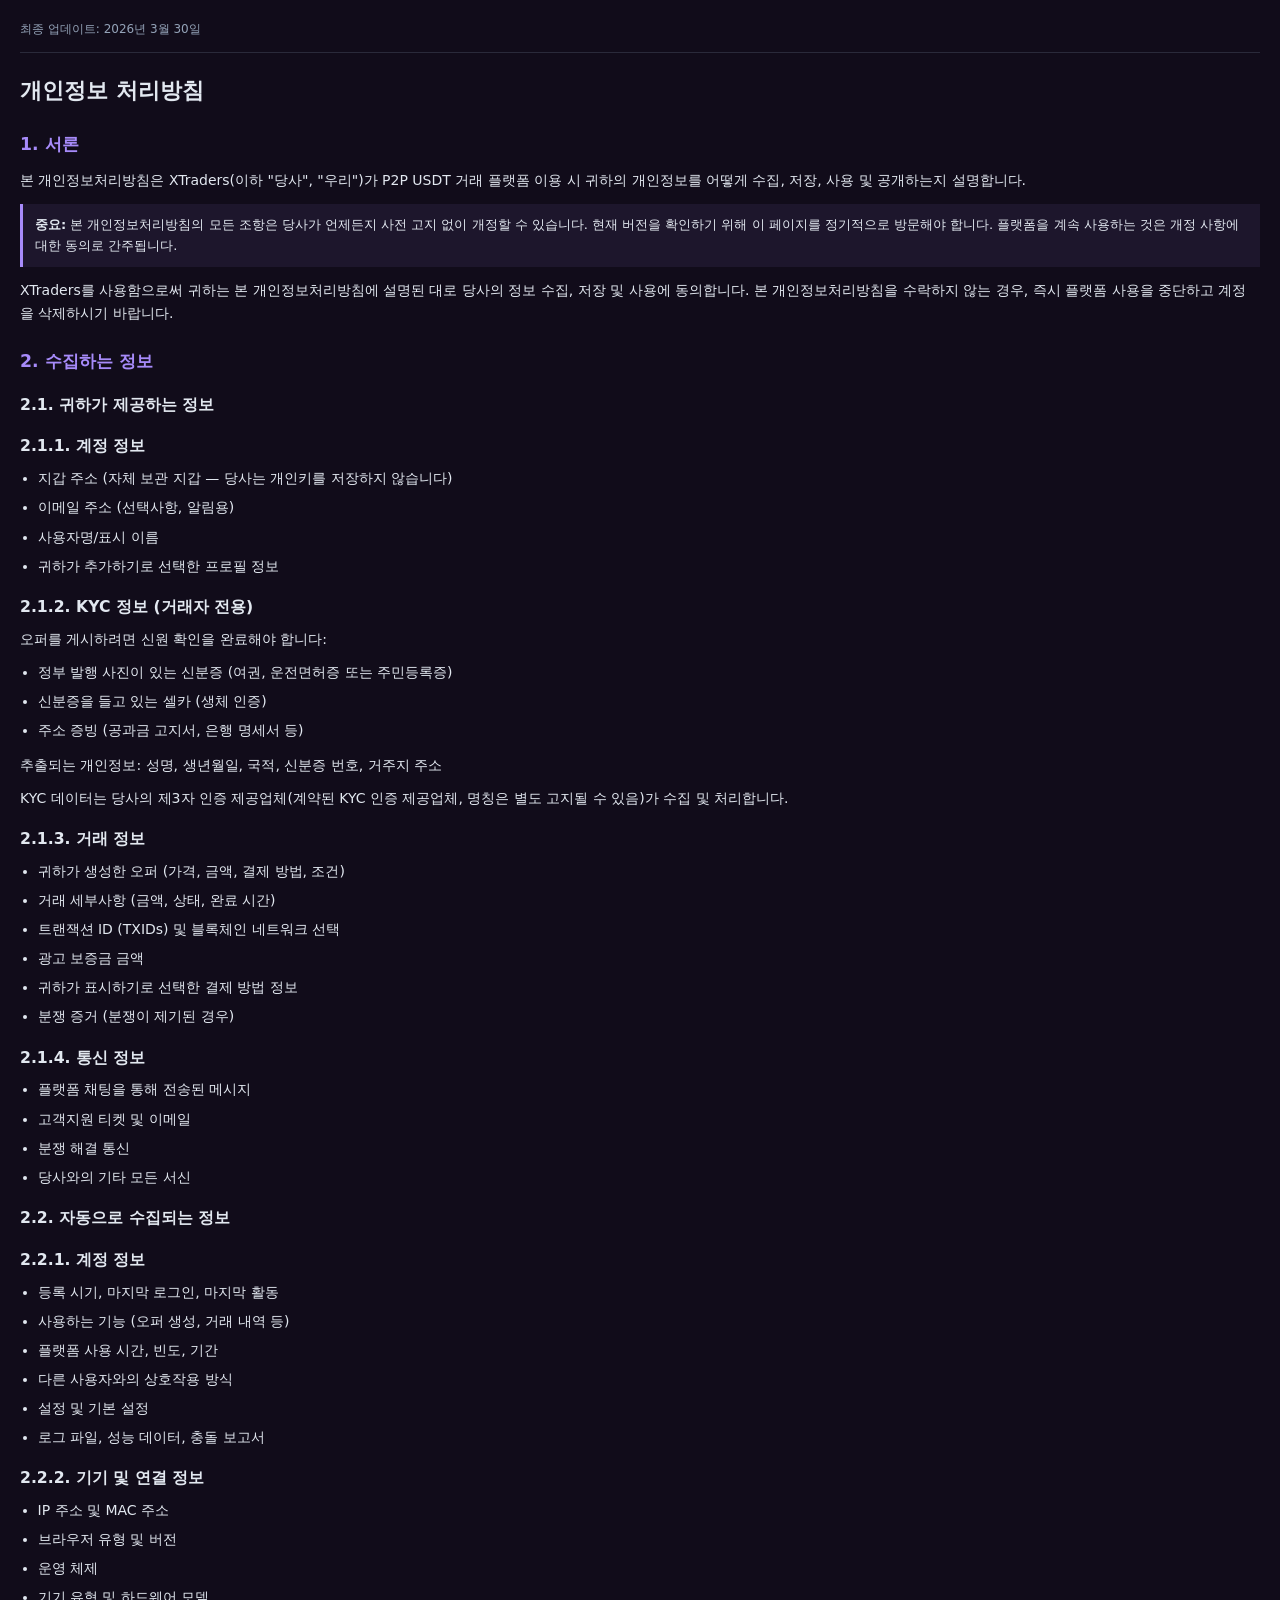
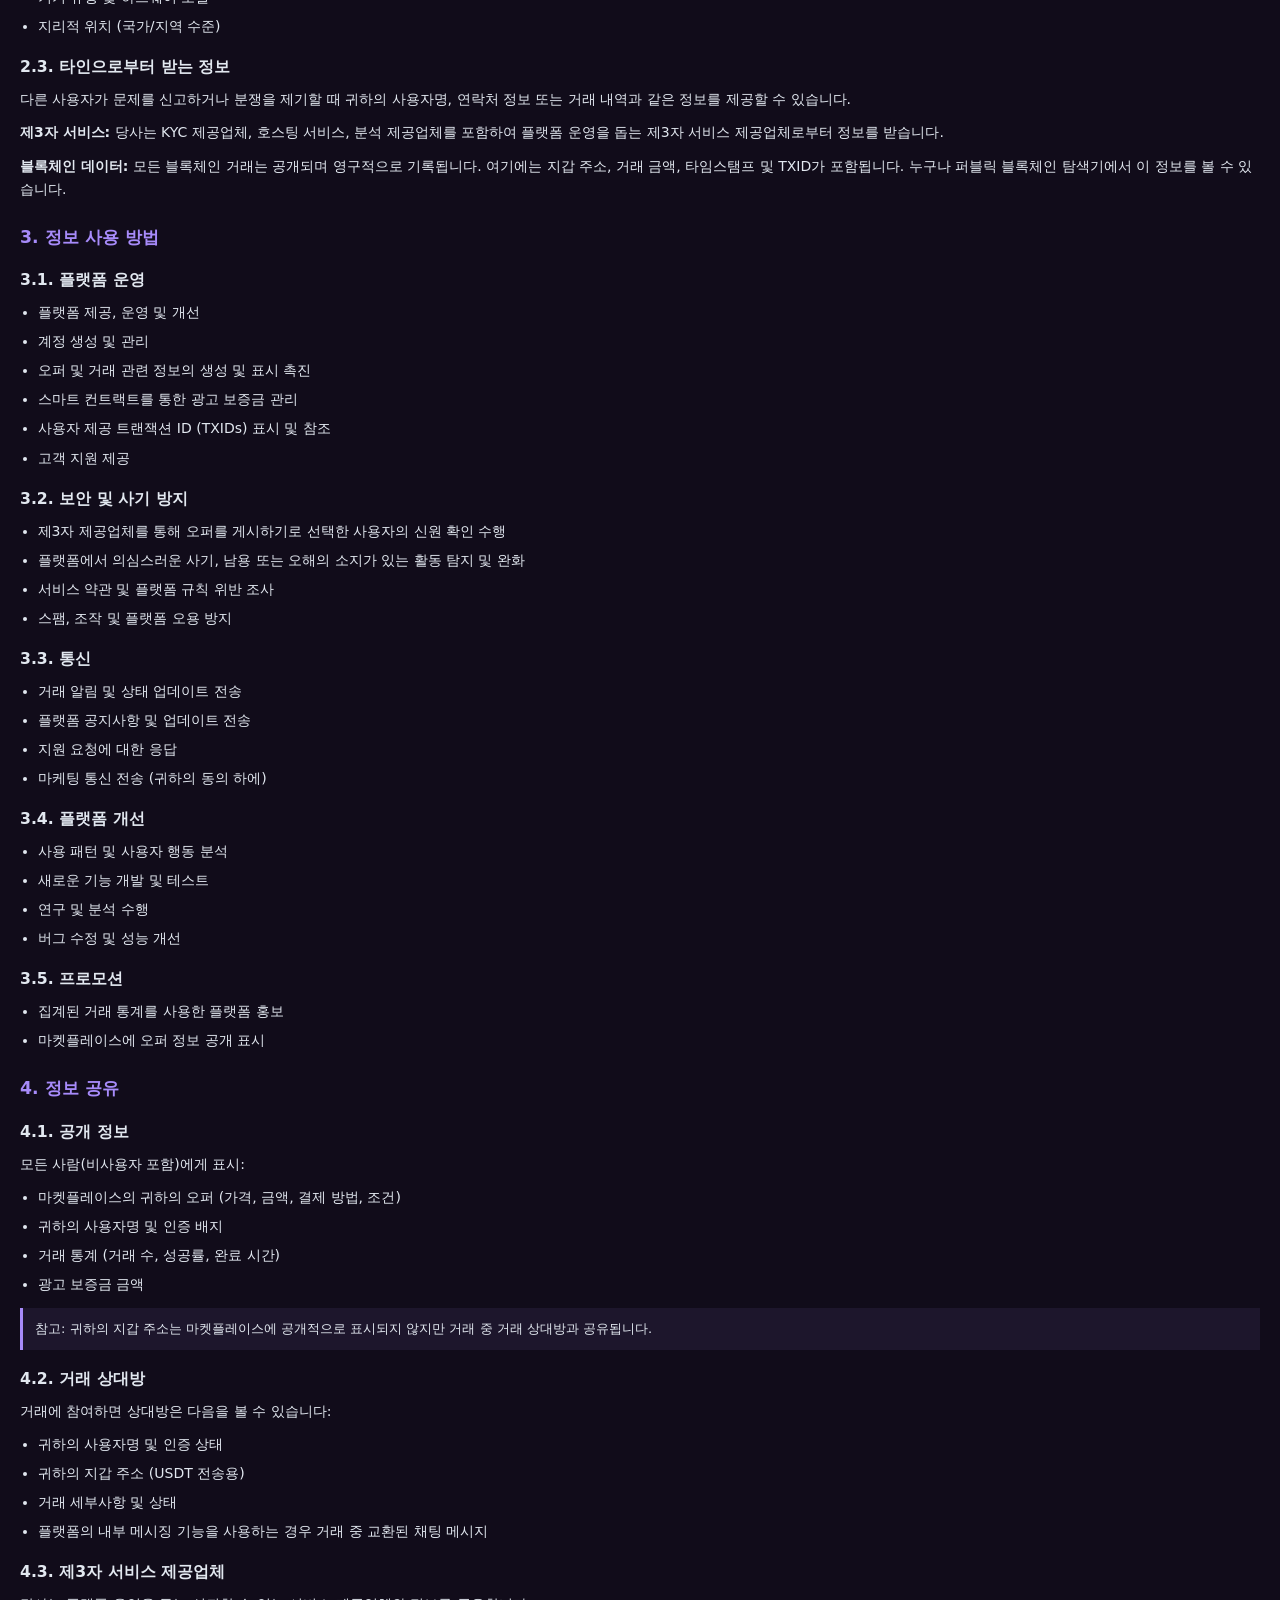
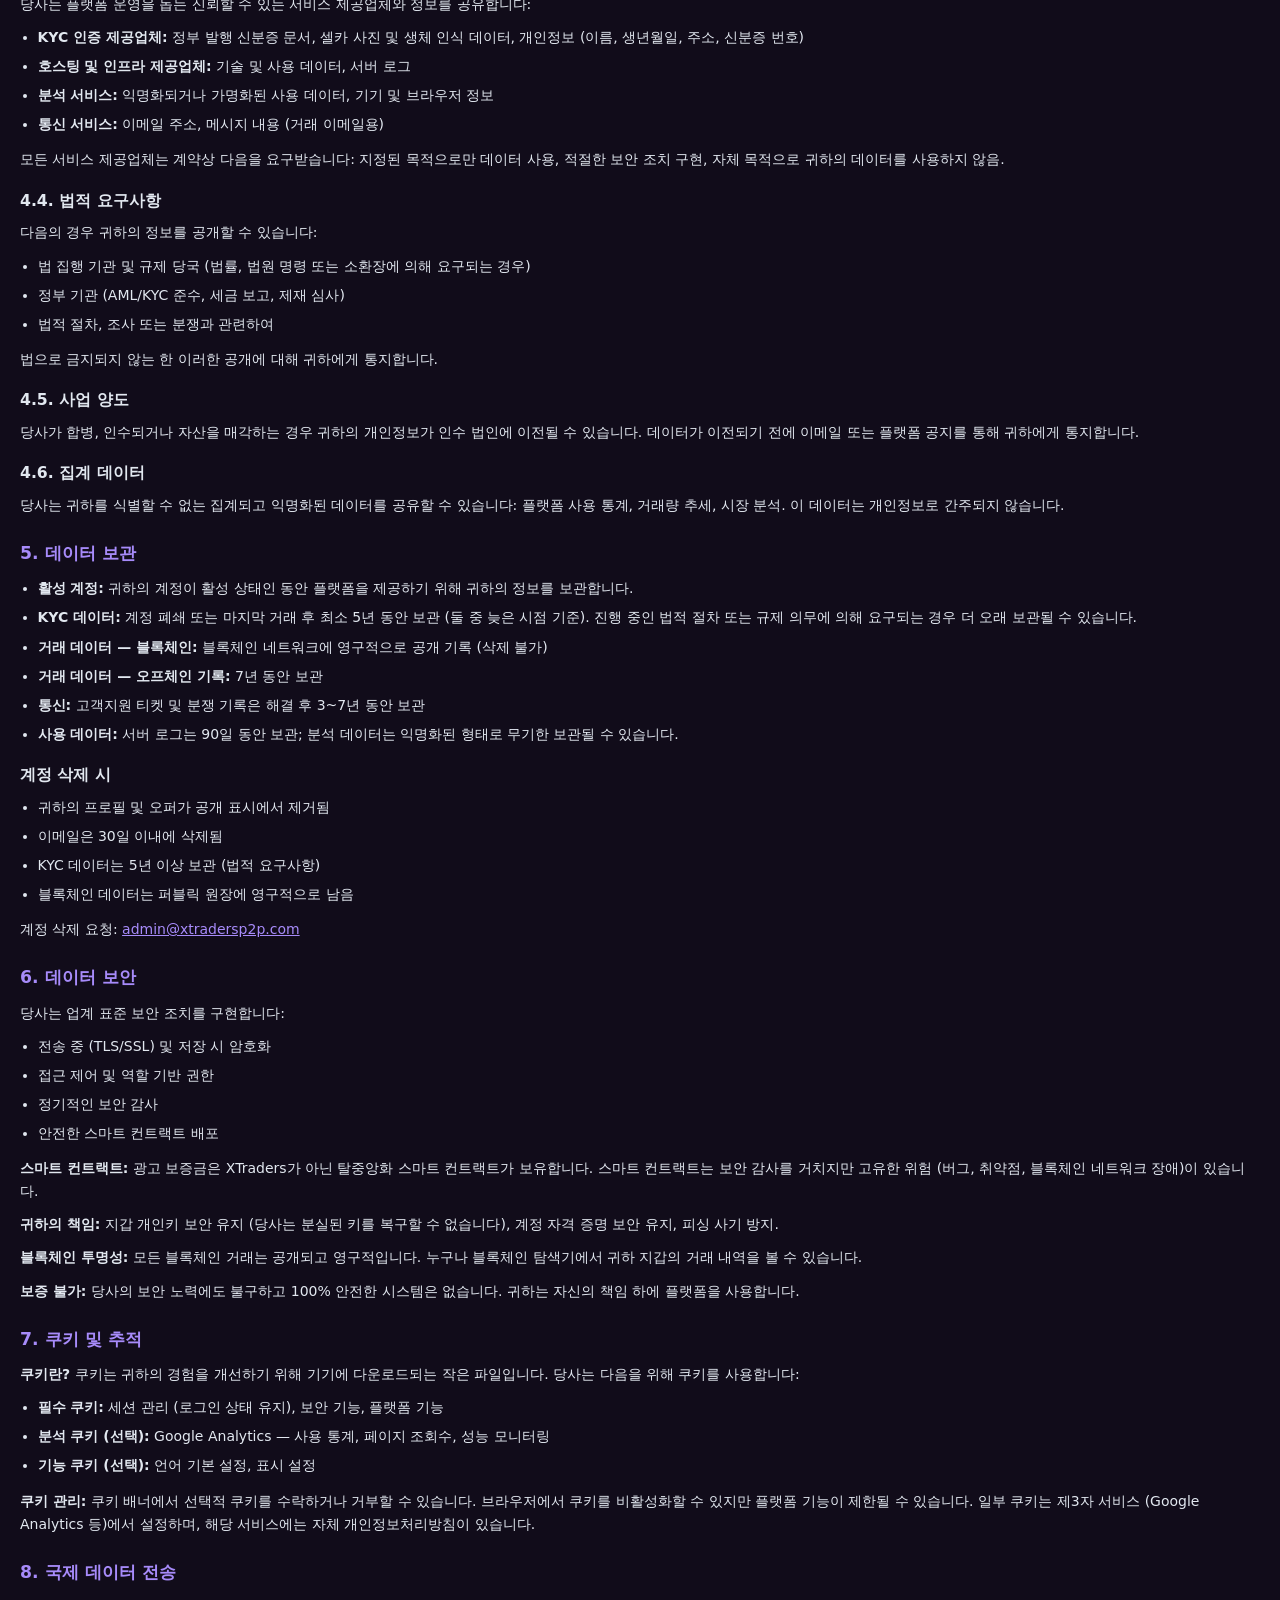
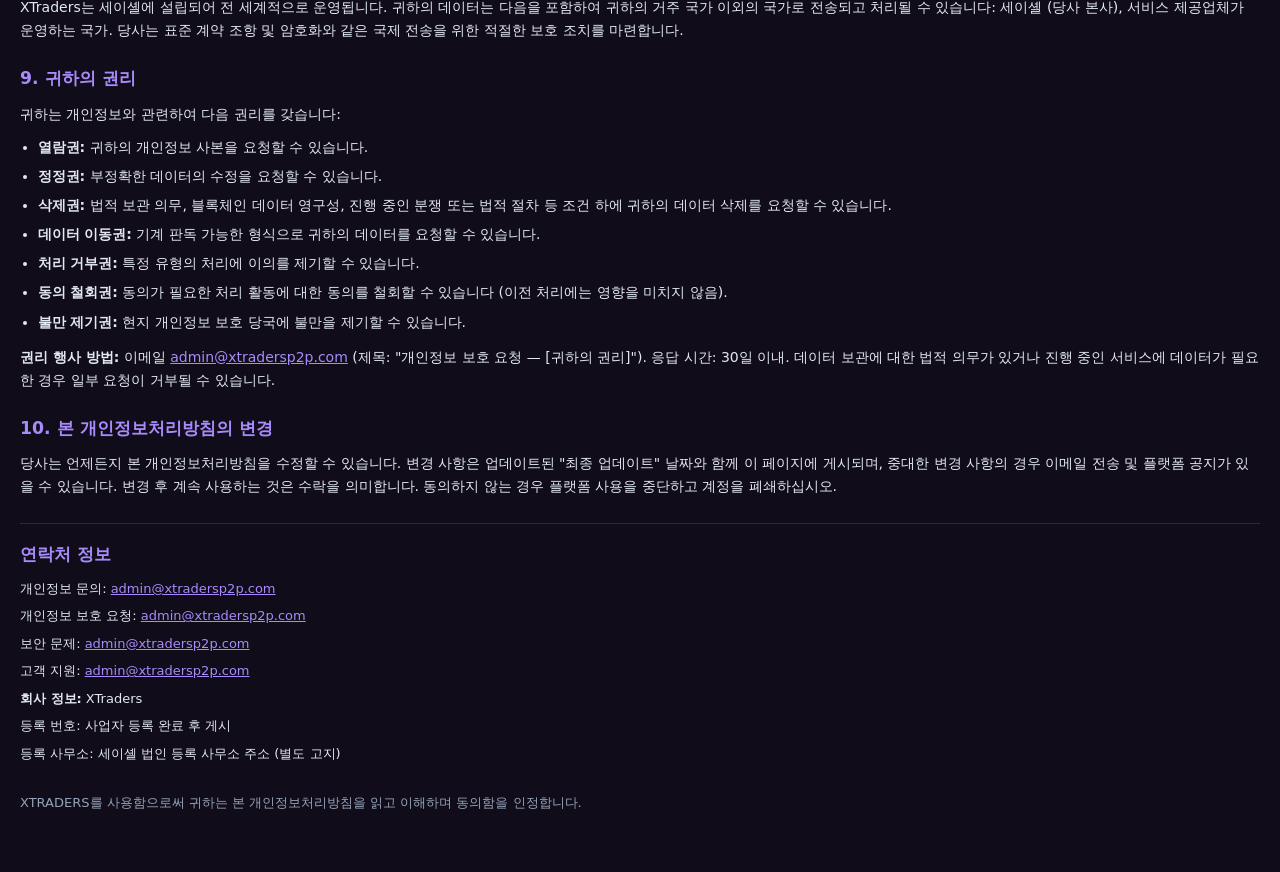
<file: privacy-policy.html>
<!DOCTYPE html>
<html lang="ko">
<head>
    <meta charset="UTF-8">
    <meta name="viewport" content="width=device-width, initial-scale=1.0">
    <title>개인정보 처리방침 — XTraders</title>
    <style>
        :root {
            --bg: #110c1a;
            --text: #e2e8f0;
            --muted: #94a3b8;
            --border: #2a2a3a;
            --accent: #a78bfa;
        }
        body.theme-light {
            --bg: #f8fafc;
            --text: #0f172a;
            --muted: #64748b;
            --border: #e2e8f0;
            --accent: #6d28d9;
        }
        * { box-sizing: border-box; }
        body {
            margin: 0;
            padding: 20px 20px 48px;
            font-family: system-ui, -apple-system, "Segoe UI", Roboto, "Noto Sans KR", sans-serif;
            font-size: 14px;
            line-height: 1.65;
            color: var(--text);
            background: var(--bg);
        }
        .legal-meta {
            font-size: 12px;
            color: var(--muted);
            margin-bottom: 20px;
            padding-bottom: 12px;
            border-bottom: 1px solid var(--border);
        }
        h1 {
            font-size: 1.35rem;
            margin: 0 0 16px;
            font-weight: 800;
            color: var(--text);
        }
        h2 {
            font-size: 1.08rem;
            margin: 22px 0 10px;
            font-weight: 700;
            color: var(--accent);
        }
        h3 {
            font-size: 0.98rem;
            margin: 16px 0 8px;
            font-weight: 700;
        }
        p { margin: 0 0 10px; }
        ul, ol {
            margin: 0 0 12px;
            padding-left: 1.25em;
        }
        li { margin-bottom: 6px; }
        .note {
            background: rgba(167, 139, 250, 0.08);
            border-left: 3px solid var(--accent);
            padding: 10px 12px;
            margin: 12px 0;
            font-size: 13px;
        }
        .contact-block {
            margin-top: 24px;
            padding-top: 16px;
            border-top: 1px solid var(--border);
            font-size: 13px;
        }
        .contact-block p { margin-bottom: 6px; }
    </style>
</head>
<body>
    <div class="legal-meta">최종 업데이트: 2026년 3월 30일</div>
    <h1>개인정보 처리방침</h1>

    <h2>1. 서론</h2>
    <p>본 개인정보처리방침은 XTraders(이하 &quot;당사&quot;, &quot;우리&quot;)가 P2P USDT 거래 플랫폼 이용 시 귀하의 개인정보를 어떻게 수집, 저장, 사용 및 공개하는지 설명합니다.</p>
    <div class="note">
        <strong>중요:</strong> 본 개인정보처리방침의 모든 조항은 당사가 언제든지 사전 고지 없이 개정할 수 있습니다. 현재 버전을 확인하기 위해 이 페이지를 정기적으로 방문해야 합니다. 플랫폼을 계속 사용하는 것은 개정 사항에 대한 동의로 간주됩니다.
    </div>
    <p>XTraders를 사용함으로써 귀하는 본 개인정보처리방침에 설명된 대로 당사의 정보 수집, 저장 및 사용에 동의합니다. 본 개인정보처리방침을 수락하지 않는 경우, 즉시 플랫폼 사용을 중단하고 계정을 삭제하시기 바랍니다.</p>

    <h2>2. 수집하는 정보</h2>
    <h3>2.1. 귀하가 제공하는 정보</h3>
    <h3>2.1.1. 계정 정보</h3>
    <ul>
        <li>지갑 주소 (자체 보관 지갑 — 당사는 개인키를 저장하지 않습니다)</li>
        <li>이메일 주소 (선택사항, 알림용)</li>
        <li>사용자명/표시 이름</li>
        <li>귀하가 추가하기로 선택한 프로필 정보</li>
    </ul>
    <h3>2.1.2. KYC 정보 (거래자 전용)</h3>
    <p>오퍼를 게시하려면 신원 확인을 완료해야 합니다:</p>
    <ul>
        <li>정부 발행 사진이 있는 신분증 (여권, 운전면허증 또는 주민등록증)</li>
        <li>신분증을 들고 있는 셀카 (생체 인증)</li>
        <li>주소 증빙 (공과금 고지서, 은행 명세서 등)</li>
    </ul>
    <p>추출되는 개인정보: 성명, 생년월일, 국적, 신분증 번호, 거주지 주소</p>
    <p>KYC 데이터는 당사의 제3자 인증 제공업체(계약된 KYC 인증 제공업체, 명칭은 별도 고지될 수 있음)가 수집 및 처리합니다.</p>

    <h3>2.1.3. 거래 정보</h3>
    <ul>
        <li>귀하가 생성한 오퍼 (가격, 금액, 결제 방법, 조건)</li>
        <li>거래 세부사항 (금액, 상태, 완료 시간)</li>
        <li>트랜잭션 ID (TXIDs) 및 블록체인 네트워크 선택</li>
        <li>광고 보증금 금액</li>
        <li>귀하가 표시하기로 선택한 결제 방법 정보</li>
        <li>분쟁 증거 (분쟁이 제기된 경우)</li>
    </ul>

    <h3>2.1.4. 통신 정보</h3>
    <ul>
        <li>플랫폼 채팅을 통해 전송된 메시지</li>
        <li>고객지원 티켓 및 이메일</li>
        <li>분쟁 해결 통신</li>
        <li>당사와의 기타 모든 서신</li>
    </ul>

    <h3>2.2. 자동으로 수집되는 정보</h3>
    <h3>2.2.1. 계정 정보</h3>
    <ul>
        <li>등록 시기, 마지막 로그인, 마지막 활동</li>
        <li>사용하는 기능 (오퍼 생성, 거래 내역 등)</li>
        <li>플랫폼 사용 시간, 빈도, 기간</li>
        <li>다른 사용자와의 상호작용 방식</li>
        <li>설정 및 기본 설정</li>
        <li>로그 파일, 성능 데이터, 충돌 보고서</li>
    </ul>
    <h3>2.2.2. 기기 및 연결 정보</h3>
    <ul>
        <li>IP 주소 및 MAC 주소</li>
        <li>브라우저 유형 및 버전</li>
        <li>운영 체제</li>
        <li>기기 유형 및 하드웨어 모델</li>
        <li>지리적 위치 (국가/지역 수준)</li>
    </ul>

    <h3>2.3. 타인으로부터 받는 정보</h3>
    <p>다른 사용자가 문제를 신고하거나 분쟁을 제기할 때 귀하의 사용자명, 연락처 정보 또는 거래 내역과 같은 정보를 제공할 수 있습니다.</p>
    <p><strong>제3자 서비스:</strong> 당사는 KYC 제공업체, 호스팅 서비스, 분석 제공업체를 포함하여 플랫폼 운영을 돕는 제3자 서비스 제공업체로부터 정보를 받습니다.</p>
    <p><strong>블록체인 데이터:</strong> 모든 블록체인 거래는 공개되며 영구적으로 기록됩니다. 여기에는 지갑 주소, 거래 금액, 타임스탬프 및 TXID가 포함됩니다. 누구나 퍼블릭 블록체인 탐색기에서 이 정보를 볼 수 있습니다.</p>

    <h2>3. 정보 사용 방법</h2>
    <h3>3.1. 플랫폼 운영</h3>
    <ul>
        <li>플랫폼 제공, 운영 및 개선</li>
        <li>계정 생성 및 관리</li>
        <li>오퍼 및 거래 관련 정보의 생성 및 표시 촉진</li>
        <li>스마트 컨트랙트를 통한 광고 보증금 관리</li>
        <li>사용자 제공 트랜잭션 ID (TXIDs) 표시 및 참조</li>
        <li>고객 지원 제공</li>
    </ul>
    <h3>3.2. 보안 및 사기 방지</h3>
    <ul>
        <li>제3자 제공업체를 통해 오퍼를 게시하기로 선택한 사용자의 신원 확인 수행</li>
        <li>플랫폼에서 의심스러운 사기, 남용 또는 오해의 소지가 있는 활동 탐지 및 완화</li>
        <li>서비스 약관 및 플랫폼 규칙 위반 조사</li>
        <li>스팸, 조작 및 플랫폼 오용 방지</li>
    </ul>
    <h3>3.3. 통신</h3>
    <ul>
        <li>거래 알림 및 상태 업데이트 전송</li>
        <li>플랫폼 공지사항 및 업데이트 전송</li>
        <li>지원 요청에 대한 응답</li>
        <li>마케팅 통신 전송 (귀하의 동의 하에)</li>
    </ul>
    <h3>3.4. 플랫폼 개선</h3>
    <ul>
        <li>사용 패턴 및 사용자 행동 분석</li>
        <li>새로운 기능 개발 및 테스트</li>
        <li>연구 및 분석 수행</li>
        <li>버그 수정 및 성능 개선</li>
    </ul>
    <h3>3.5. 프로모션</h3>
    <ul>
        <li>집계된 거래 통계를 사용한 플랫폼 홍보</li>
        <li>마켓플레이스에 오퍼 정보 공개 표시</li>
    </ul>

    <h2>4. 정보 공유</h2>
    <h3>4.1. 공개 정보</h3>
    <p>모든 사람(비사용자 포함)에게 표시:</p>
    <ul>
        <li>마켓플레이스의 귀하의 오퍼 (가격, 금액, 결제 방법, 조건)</li>
        <li>귀하의 사용자명 및 인증 배지</li>
        <li>거래 통계 (거래 수, 성공률, 완료 시간)</li>
        <li>광고 보증금 금액</li>
    </ul>
    <p class="note">참고: 귀하의 지갑 주소는 마켓플레이스에 공개적으로 표시되지 않지만 거래 중 거래 상대방과 공유됩니다.</p>

    <h3>4.2. 거래 상대방</h3>
    <p>거래에 참여하면 상대방은 다음을 볼 수 있습니다:</p>
    <ul>
        <li>귀하의 사용자명 및 인증 상태</li>
        <li>귀하의 지갑 주소 (USDT 전송용)</li>
        <li>거래 세부사항 및 상태</li>
        <li>플랫폼의 내부 메시징 기능을 사용하는 경우 거래 중 교환된 채팅 메시지</li>
    </ul>

    <h3>4.3. 제3자 서비스 제공업체</h3>
    <p>당사는 플랫폼 운영을 돕는 신뢰할 수 있는 서비스 제공업체와 정보를 공유합니다:</p>
    <ul>
        <li><strong>KYC 인증 제공업체:</strong> 정부 발행 신분증 문서, 셀카 사진 및 생체 인식 데이터, 개인정보 (이름, 생년월일, 주소, 신분증 번호)</li>
        <li><strong>호스팅 및 인프라 제공업체:</strong> 기술 및 사용 데이터, 서버 로그</li>
        <li><strong>분석 서비스:</strong> 익명화되거나 가명화된 사용 데이터, 기기 및 브라우저 정보</li>
        <li><strong>통신 서비스:</strong> 이메일 주소, 메시지 내용 (거래 이메일용)</li>
    </ul>
    <p>모든 서비스 제공업체는 계약상 다음을 요구받습니다: 지정된 목적으로만 데이터 사용, 적절한 보안 조치 구현, 자체 목적으로 귀하의 데이터를 사용하지 않음.</p>

    <h3>4.4. 법적 요구사항</h3>
    <p>다음의 경우 귀하의 정보를 공개할 수 있습니다:</p>
    <ul>
        <li>법 집행 기관 및 규제 당국 (법률, 법원 명령 또는 소환장에 의해 요구되는 경우)</li>
        <li>정부 기관 (AML/KYC 준수, 세금 보고, 제재 심사)</li>
        <li>법적 절차, 조사 또는 분쟁과 관련하여</li>
    </ul>
    <p>법으로 금지되지 않는 한 이러한 공개에 대해 귀하에게 통지합니다.</p>

    <h3>4.5. 사업 양도</h3>
    <p>당사가 합병, 인수되거나 자산을 매각하는 경우 귀하의 개인정보가 인수 법인에 이전될 수 있습니다. 데이터가 이전되기 전에 이메일 또는 플랫폼 공지를 통해 귀하에게 통지합니다.</p>

    <h3>4.6. 집계 데이터</h3>
    <p>당사는 귀하를 식별할 수 없는 집계되고 익명화된 데이터를 공유할 수 있습니다: 플랫폼 사용 통계, 거래량 추세, 시장 분석. 이 데이터는 개인정보로 간주되지 않습니다.</p>

    <h2>5. 데이터 보관</h2>
    <ul>
        <li><strong>활성 계정:</strong> 귀하의 계정이 활성 상태인 동안 플랫폼을 제공하기 위해 귀하의 정보를 보관합니다.</li>
        <li><strong>KYC 데이터:</strong> 계정 폐쇄 또는 마지막 거래 후 최소 5년 동안 보관 (둘 중 늦은 시점 기준). 진행 중인 법적 절차 또는 규제 의무에 의해 요구되는 경우 더 오래 보관될 수 있습니다.</li>
        <li><strong>거래 데이터 — 블록체인:</strong> 블록체인 네트워크에 영구적으로 공개 기록 (삭제 불가)</li>
        <li><strong>거래 데이터 — 오프체인 기록:</strong> 7년 동안 보관</li>
        <li><strong>통신:</strong> 고객지원 티켓 및 분쟁 기록은 해결 후 3~7년 동안 보관</li>
        <li><strong>사용 데이터:</strong> 서버 로그는 90일 동안 보관; 분석 데이터는 익명화된 형태로 무기한 보관될 수 있습니다.</li>
    </ul>
    <h3>계정 삭제 시</h3>
    <ul>
        <li>귀하의 프로필 및 오퍼가 공개 표시에서 제거됨</li>
        <li>이메일은 30일 이내에 삭제됨</li>
        <li>KYC 데이터는 5년 이상 보관 (법적 요구사항)</li>
        <li>블록체인 데이터는 퍼블릭 원장에 영구적으로 남음</li>
    </ul>
    <p>계정 삭제 요청: <a href="mailto:admin@xtradersp2p.com" style="color: var(--accent);">admin@xtradersp2p.com</a></p>

    <h2>6. 데이터 보안</h2>
    <p>당사는 업계 표준 보안 조치를 구현합니다:</p>
    <ul>
        <li>전송 중 (TLS/SSL) 및 저장 시 암호화</li>
        <li>접근 제어 및 역할 기반 권한</li>
        <li>정기적인 보안 감사</li>
        <li>안전한 스마트 컨트랙트 배포</li>
    </ul>
    <p><strong>스마트 컨트랙트:</strong> 광고 보증금은 XTraders가 아닌 탈중앙화 스마트 컨트랙트가 보유합니다. 스마트 컨트랙트는 보안 감사를 거치지만 고유한 위험 (버그, 취약점, 블록체인 네트워크 장애)이 있습니다.</p>
    <p><strong>귀하의 책임:</strong> 지갑 개인키 보안 유지 (당사는 분실된 키를 복구할 수 없습니다), 계정 자격 증명 보안 유지, 피싱 사기 방지.</p>
    <p><strong>블록체인 투명성:</strong> 모든 블록체인 거래는 공개되고 영구적입니다. 누구나 블록체인 탐색기에서 귀하 지갑의 거래 내역을 볼 수 있습니다.</p>
    <p><strong>보증 불가:</strong> 당사의 보안 노력에도 불구하고 100% 안전한 시스템은 없습니다. 귀하는 자신의 책임 하에 플랫폼을 사용합니다.</p>

    <h2>7. 쿠키 및 추적</h2>
    <p><strong>쿠키란?</strong> 쿠키는 귀하의 경험을 개선하기 위해 기기에 다운로드되는 작은 파일입니다. 당사는 다음을 위해 쿠키를 사용합니다:</p>
    <ul>
        <li><strong>필수 쿠키:</strong> 세션 관리 (로그인 상태 유지), 보안 기능, 플랫폼 기능</li>
        <li><strong>분석 쿠키 (선택):</strong> Google Analytics — 사용 통계, 페이지 조회수, 성능 모니터링</li>
        <li><strong>기능 쿠키 (선택):</strong> 언어 기본 설정, 표시 설정</li>
    </ul>
    <p><strong>쿠키 관리:</strong> 쿠키 배너에서 선택적 쿠키를 수락하거나 거부할 수 있습니다. 브라우저에서 쿠키를 비활성화할 수 있지만 플랫폼 기능이 제한될 수 있습니다. 일부 쿠키는 제3자 서비스 (Google Analytics 등)에서 설정하며, 해당 서비스에는 자체 개인정보처리방침이 있습니다.</p>

    <h2>8. 국제 데이터 전송</h2>
    <p>XTraders는 세이셸에 설립되어 전 세계적으로 운영됩니다. 귀하의 데이터는 다음을 포함하여 귀하의 거주 국가 이외의 국가로 전송되고 처리될 수 있습니다: 세이셸 (당사 본사), 서비스 제공업체가 운영하는 국가. 당사는 표준 계약 조항 및 암호화와 같은 국제 전송을 위한 적절한 보호 조치를 마련합니다.</p>

    <h2>9. 귀하의 권리</h2>
    <p>귀하는 개인정보와 관련하여 다음 권리를 갖습니다:</p>
    <ul>
        <li><strong>열람권:</strong> 귀하의 개인정보 사본을 요청할 수 있습니다.</li>
        <li><strong>정정권:</strong> 부정확한 데이터의 수정을 요청할 수 있습니다.</li>
        <li><strong>삭제권:</strong> 법적 보관 의무, 블록체인 데이터 영구성, 진행 중인 분쟁 또는 법적 절차 등 조건 하에 귀하의 데이터 삭제를 요청할 수 있습니다.</li>
        <li><strong>데이터 이동권:</strong> 기계 판독 가능한 형식으로 귀하의 데이터를 요청할 수 있습니다.</li>
        <li><strong>처리 거부권:</strong> 특정 유형의 처리에 이의를 제기할 수 있습니다.</li>
        <li><strong>동의 철회권:</strong> 동의가 필요한 처리 활동에 대한 동의를 철회할 수 있습니다 (이전 처리에는 영향을 미치지 않음).</li>
        <li><strong>불만 제기권:</strong> 현지 개인정보 보호 당국에 불만을 제기할 수 있습니다.</li>
    </ul>
    <p><strong>권리 행사 방법:</strong> 이메일 <a href="mailto:admin@xtradersp2p.com" style="color: var(--accent);">admin@xtradersp2p.com</a> (제목: &quot;개인정보 보호 요청 — [귀하의 권리]&quot;). 응답 시간: 30일 이내. 데이터 보관에 대한 법적 의무가 있거나 진행 중인 서비스에 데이터가 필요한 경우 일부 요청이 거부될 수 있습니다.</p>

    <h2>10. 본 개인정보처리방침의 변경</h2>
    <p>당사는 언제든지 본 개인정보처리방침을 수정할 수 있습니다. 변경 사항은 업데이트된 &quot;최종 업데이트&quot; 날짜와 함께 이 페이지에 게시되며, 중대한 변경 사항의 경우 이메일 전송 및 플랫폼 공지가 있을 수 있습니다. 변경 후 계속 사용하는 것은 수락을 의미합니다. 동의하지 않는 경우 플랫폼 사용을 중단하고 계정을 폐쇄하십시오.</p>

    <div class="contact-block">
        <h2 style="margin-top:0;">연락처 정보</h2>
        <p>개인정보 문의: <a href="mailto:admin@xtradersp2p.com" style="color: var(--accent);">admin@xtradersp2p.com</a></p>
        <p>개인정보 보호 요청: <a href="mailto:admin@xtradersp2p.com" style="color: var(--accent);">admin@xtradersp2p.com</a></p>
        <p>보안 문제: <a href="mailto:admin@xtradersp2p.com" style="color: var(--accent);">admin@xtradersp2p.com</a></p>
        <p>고객 지원: <a href="mailto:admin@xtradersp2p.com" style="color: var(--accent);">admin@xtradersp2p.com</a></p>
        <p><strong>회사 정보:</strong> XTraders</p>
        <p>등록 번호: 사업자 등록 완료 후 게시</p>
        <p>등록 사무소: 세이셸 법인 등록 사무소 주소 (별도 고지)</p>
    </div>

    <p style="margin-top: 28px; font-size: 13px; color: var(--muted);">XTRADERS를 사용함으로써 귀하는 본 개인정보처리방침을 읽고 이해하며 동의함을 인정합니다.</p>

    <script>
        (function () {
            try {
                var p = new URLSearchParams(window.location.search);
                if (p.get('theme') === 'light') {
                    document.body.classList.add('theme-light');
                }
            } catch (e) {}
        })();
    </script>
</body>
</html>
</file>
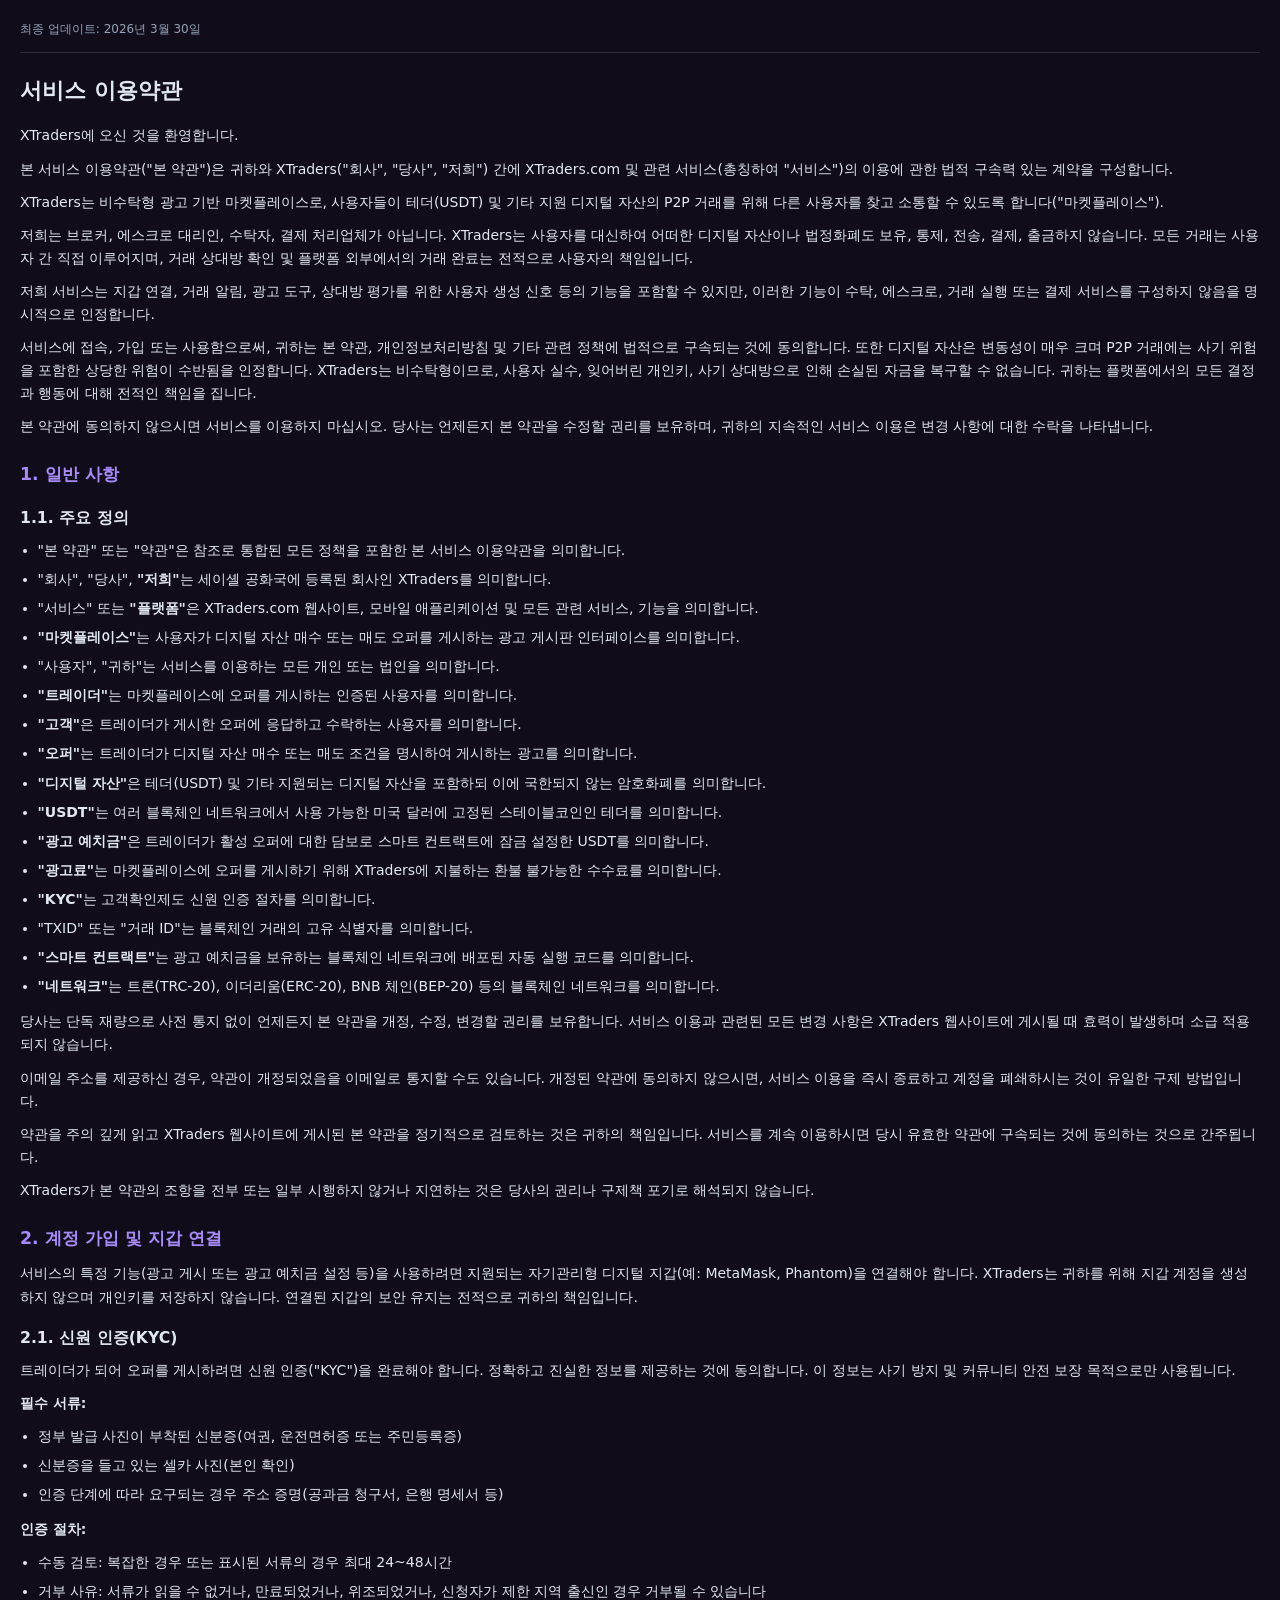
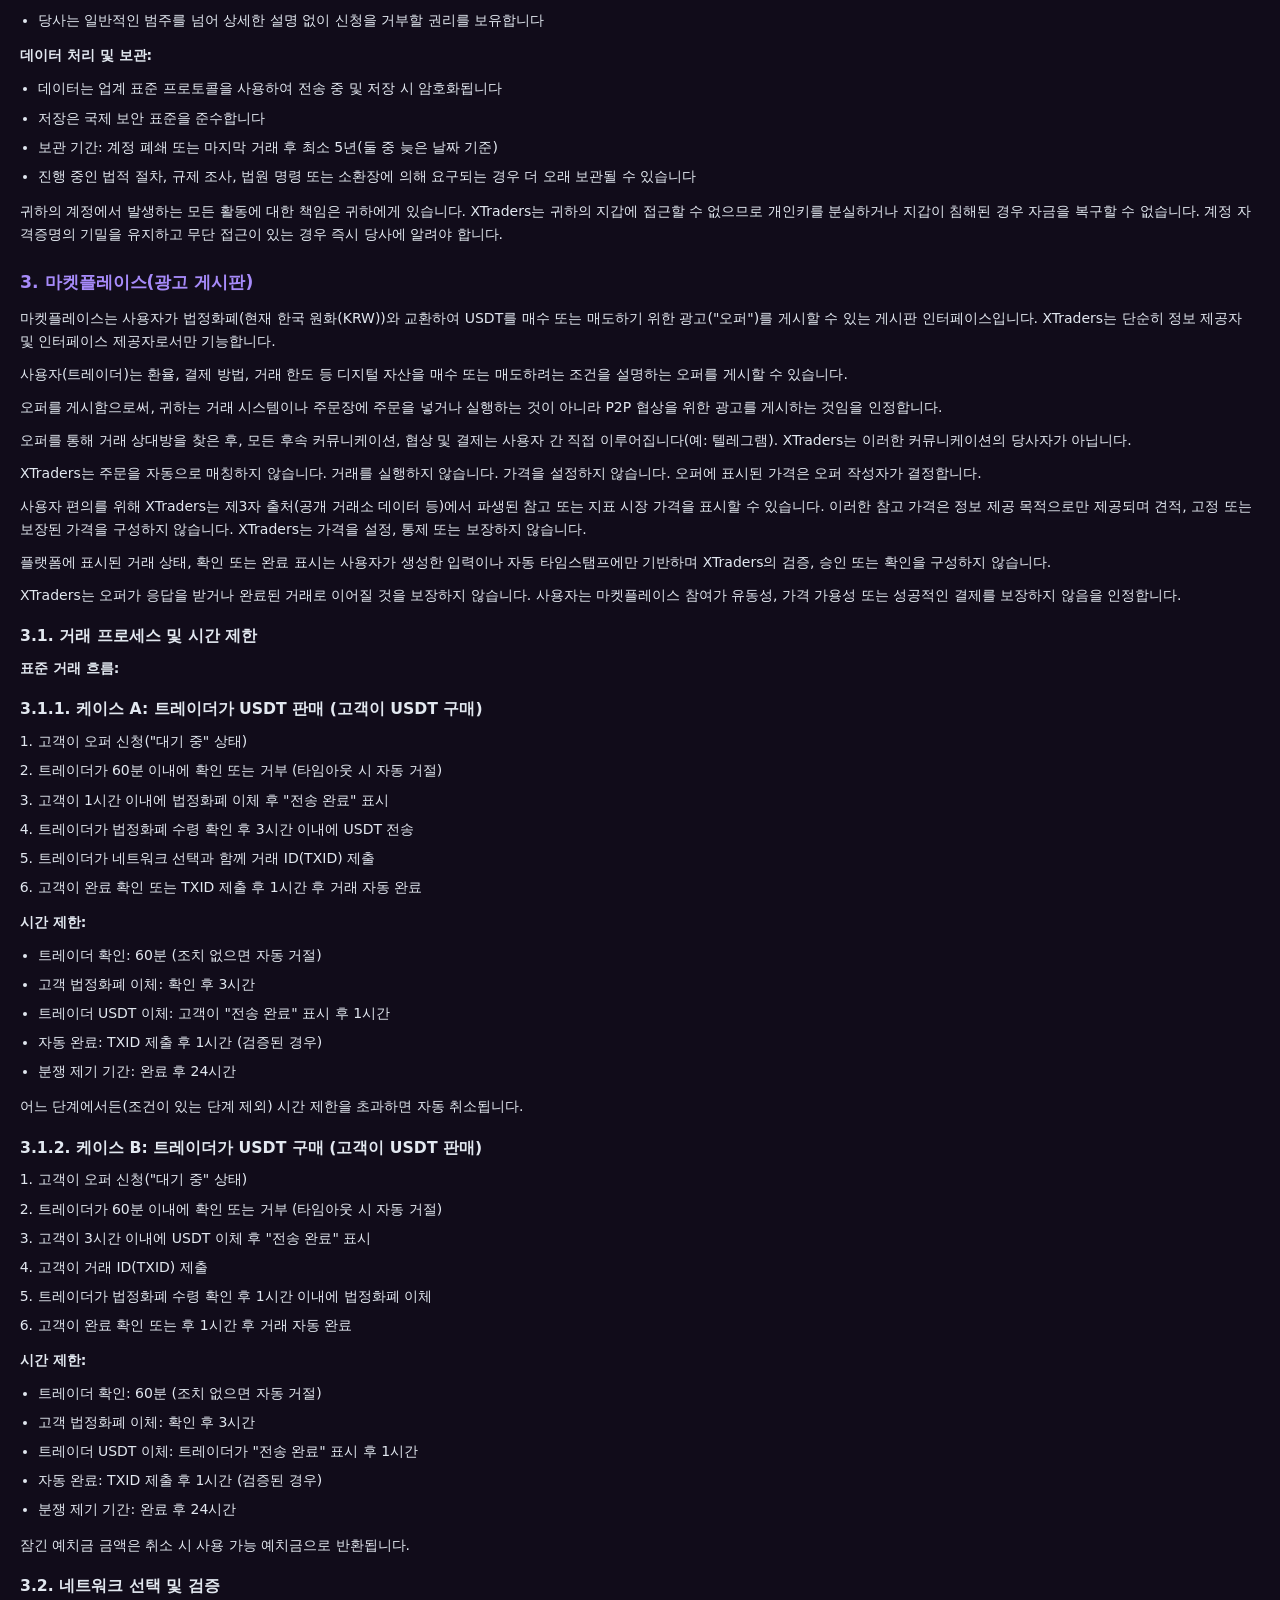
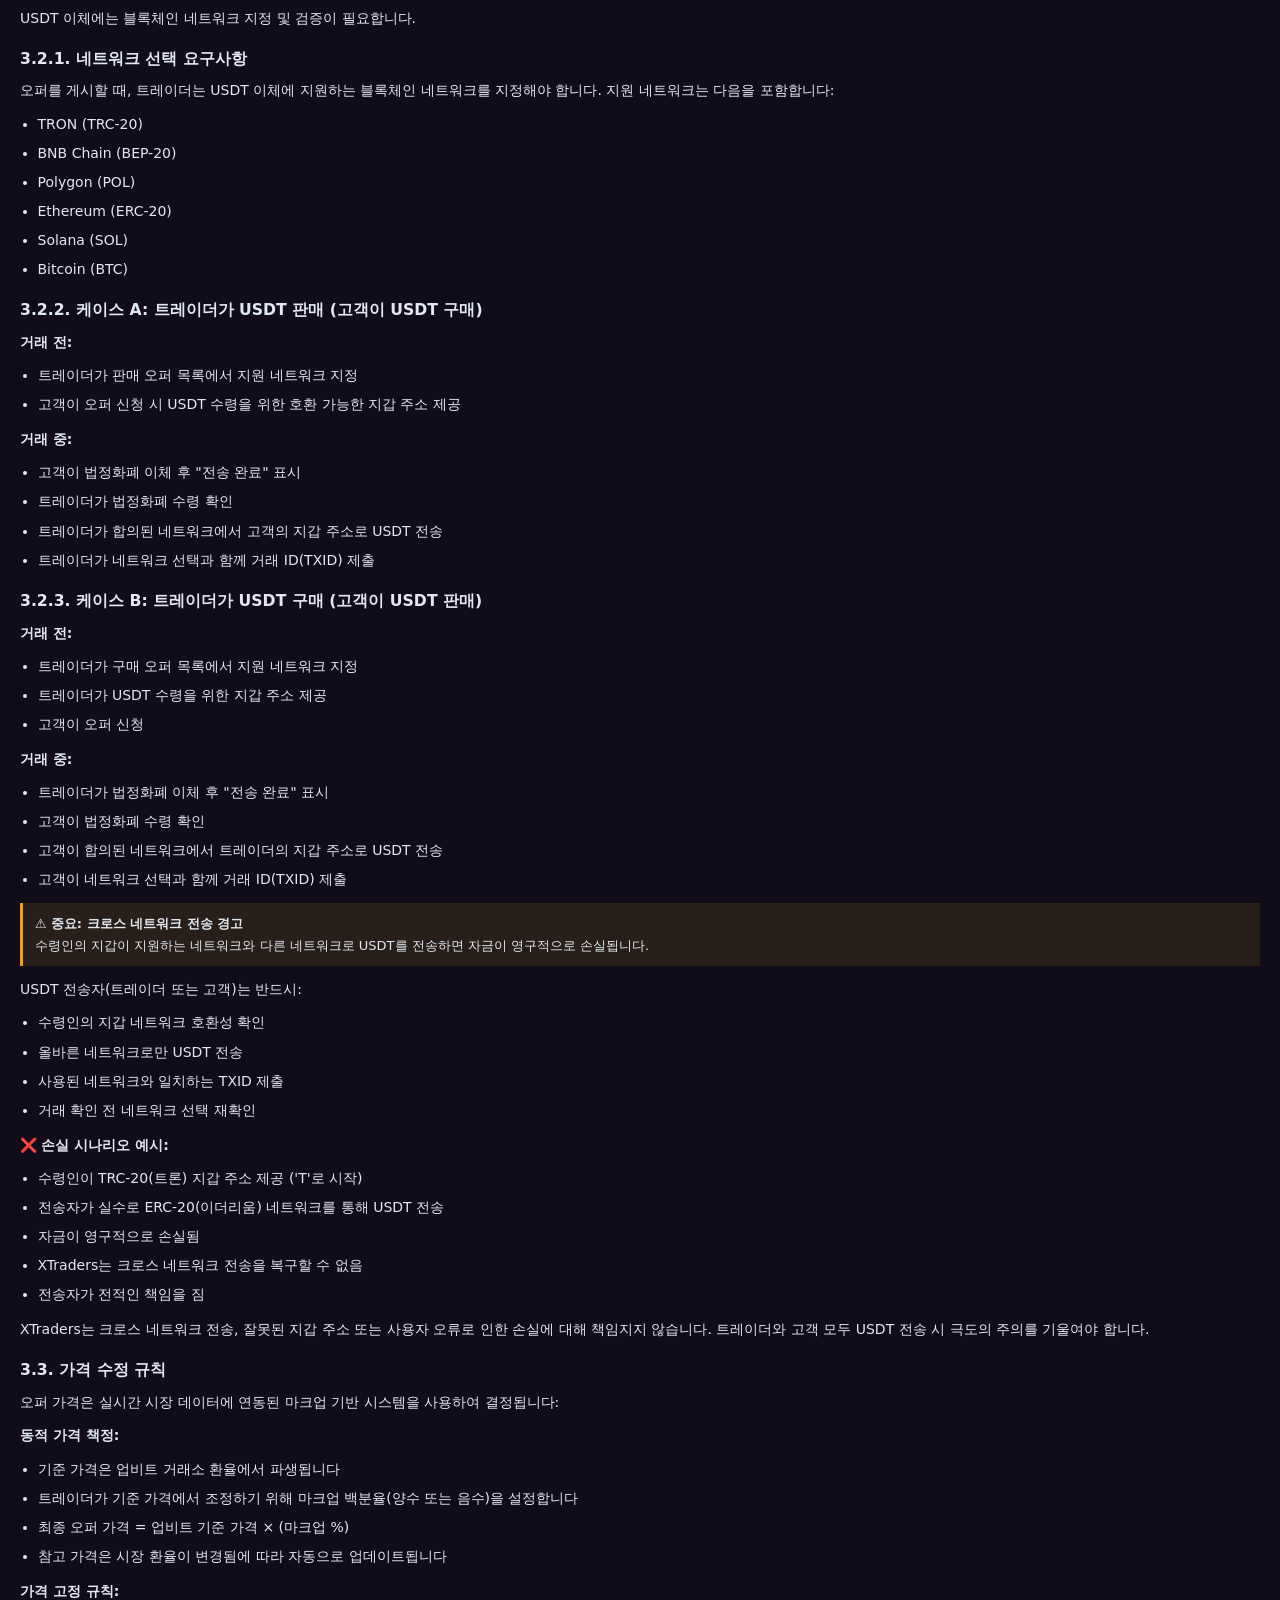
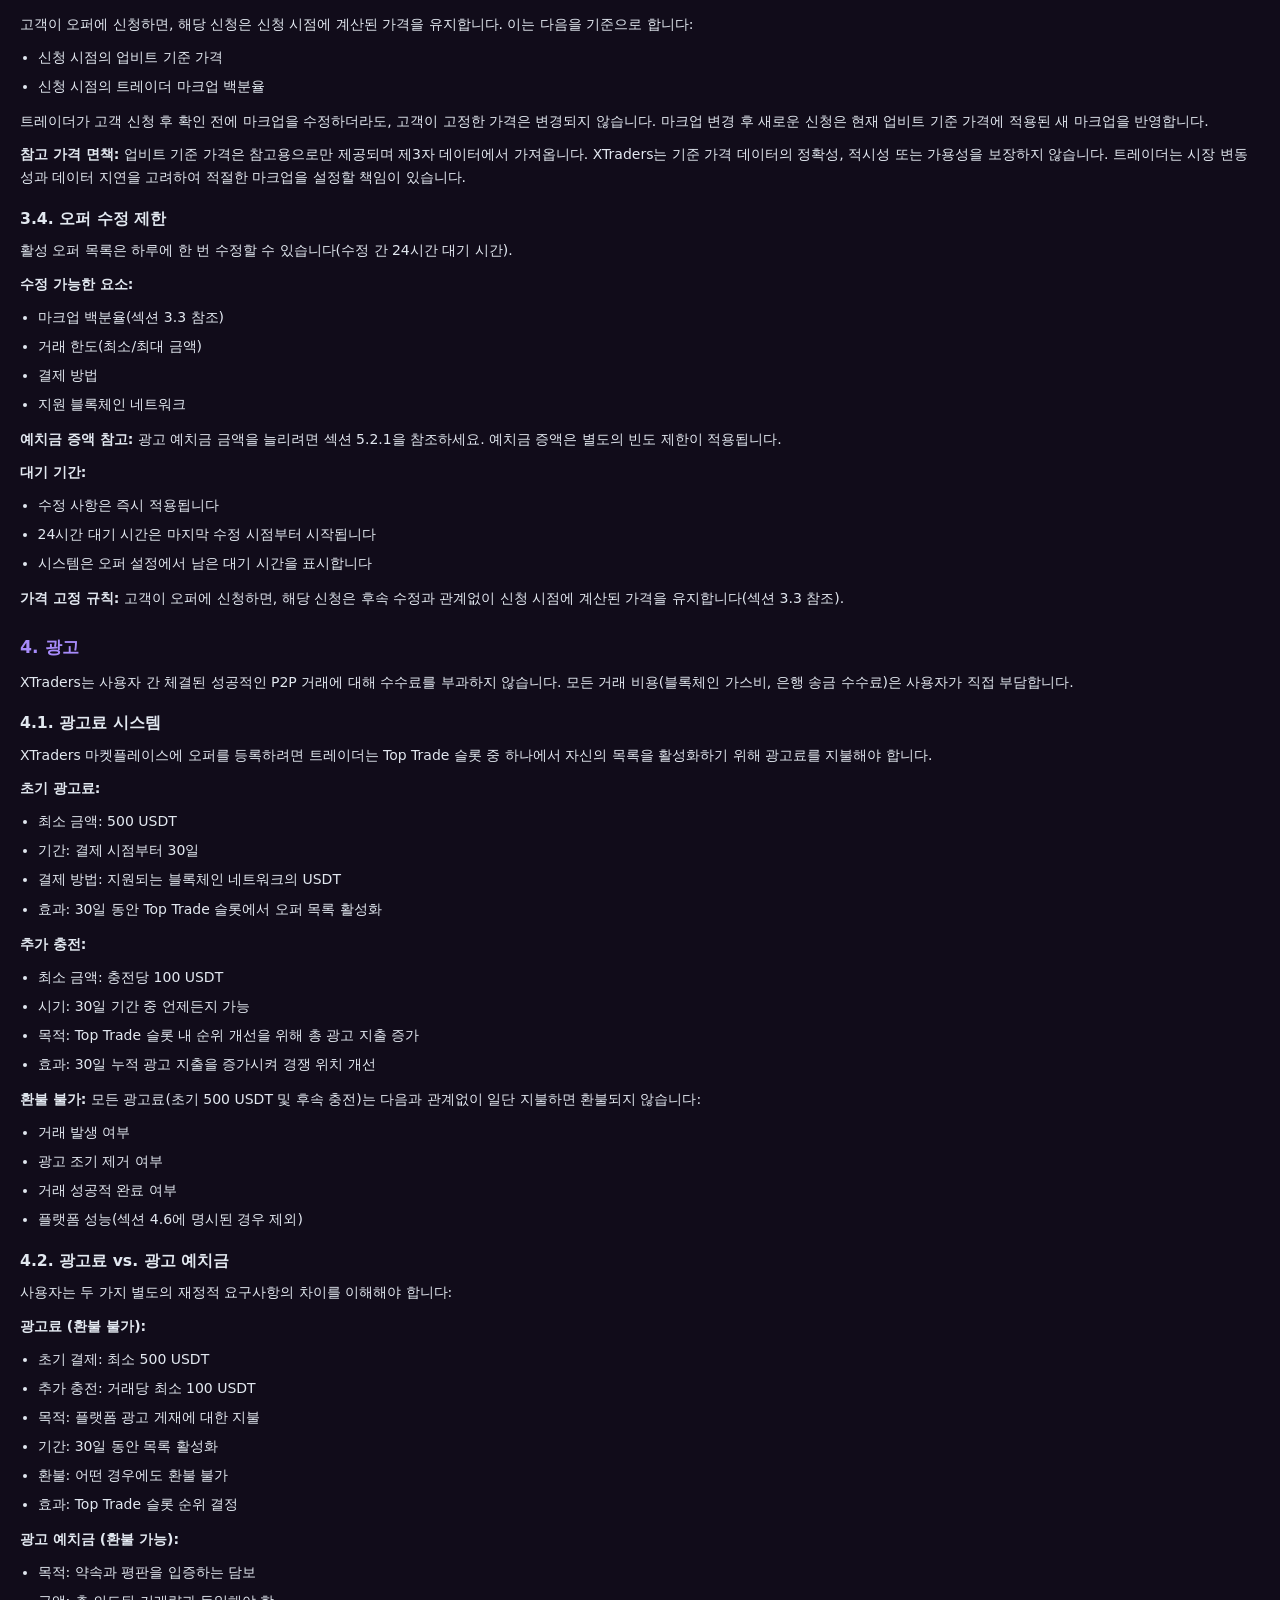
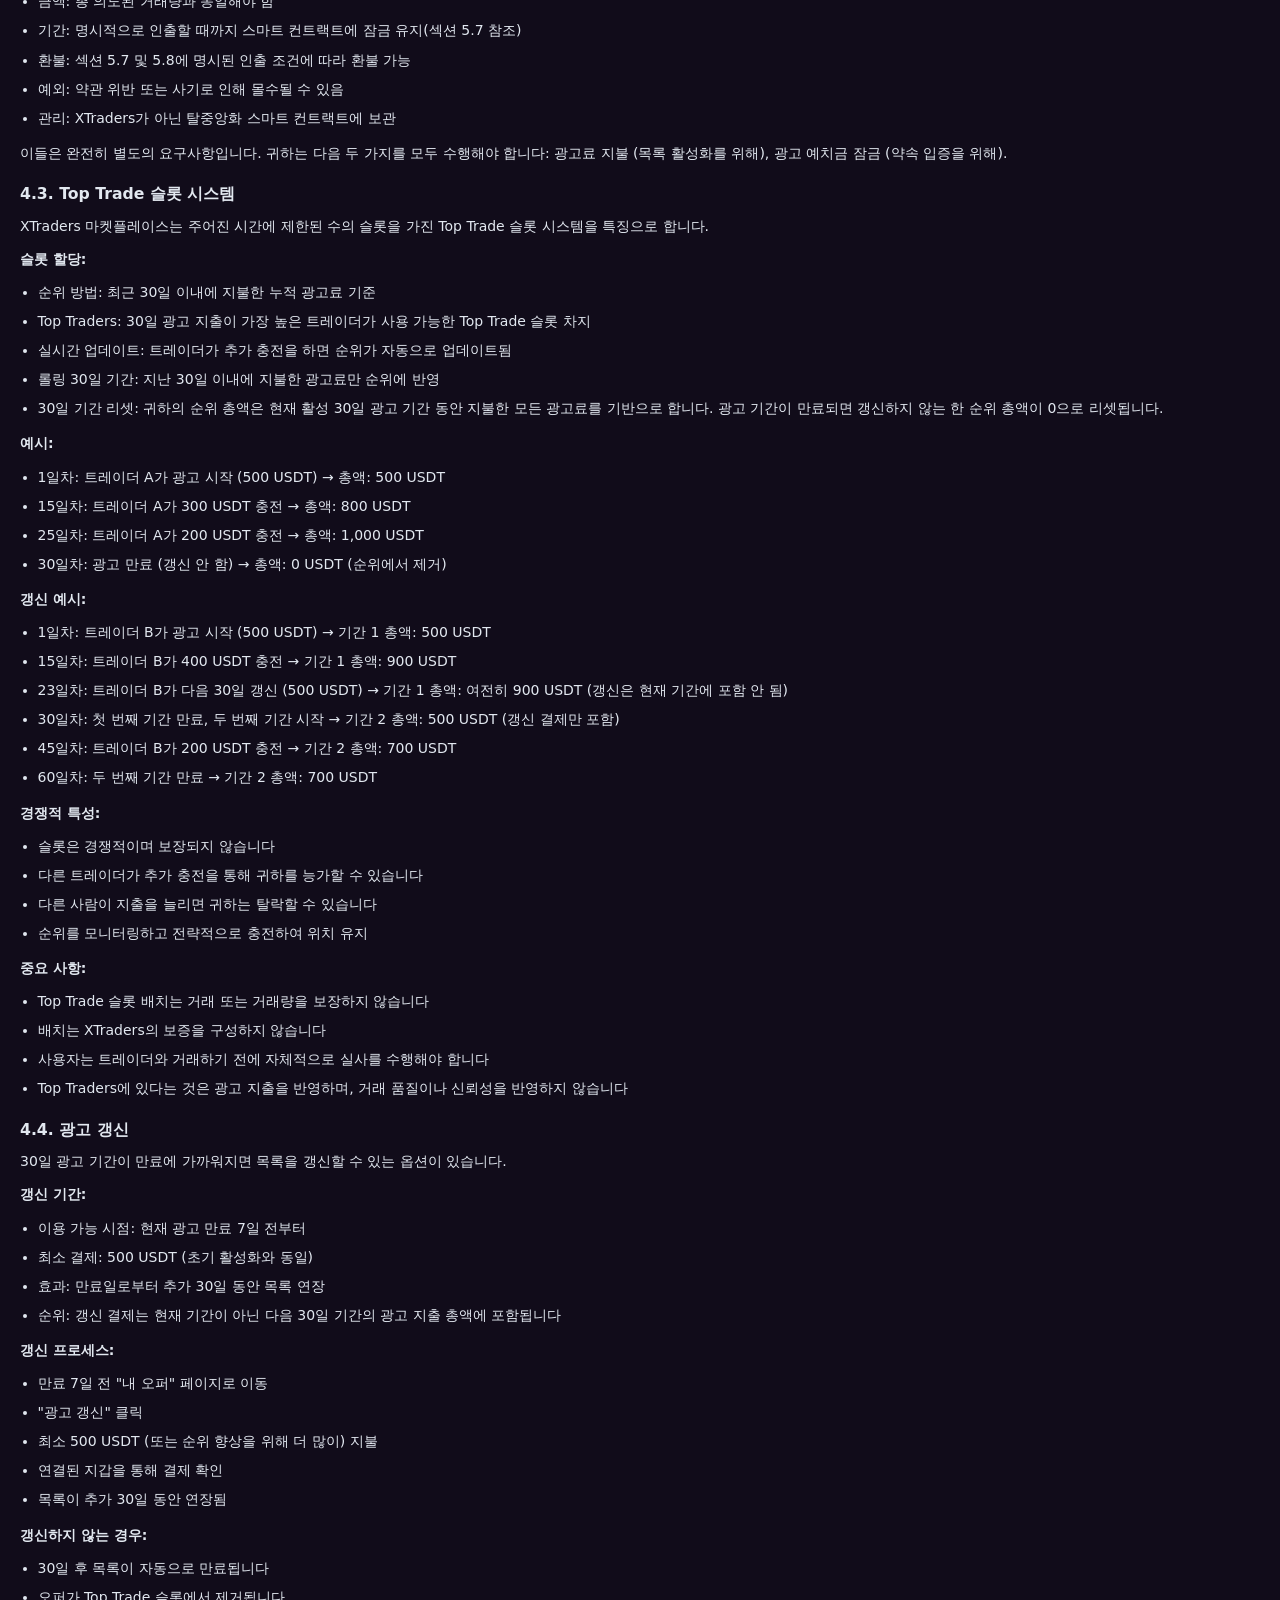
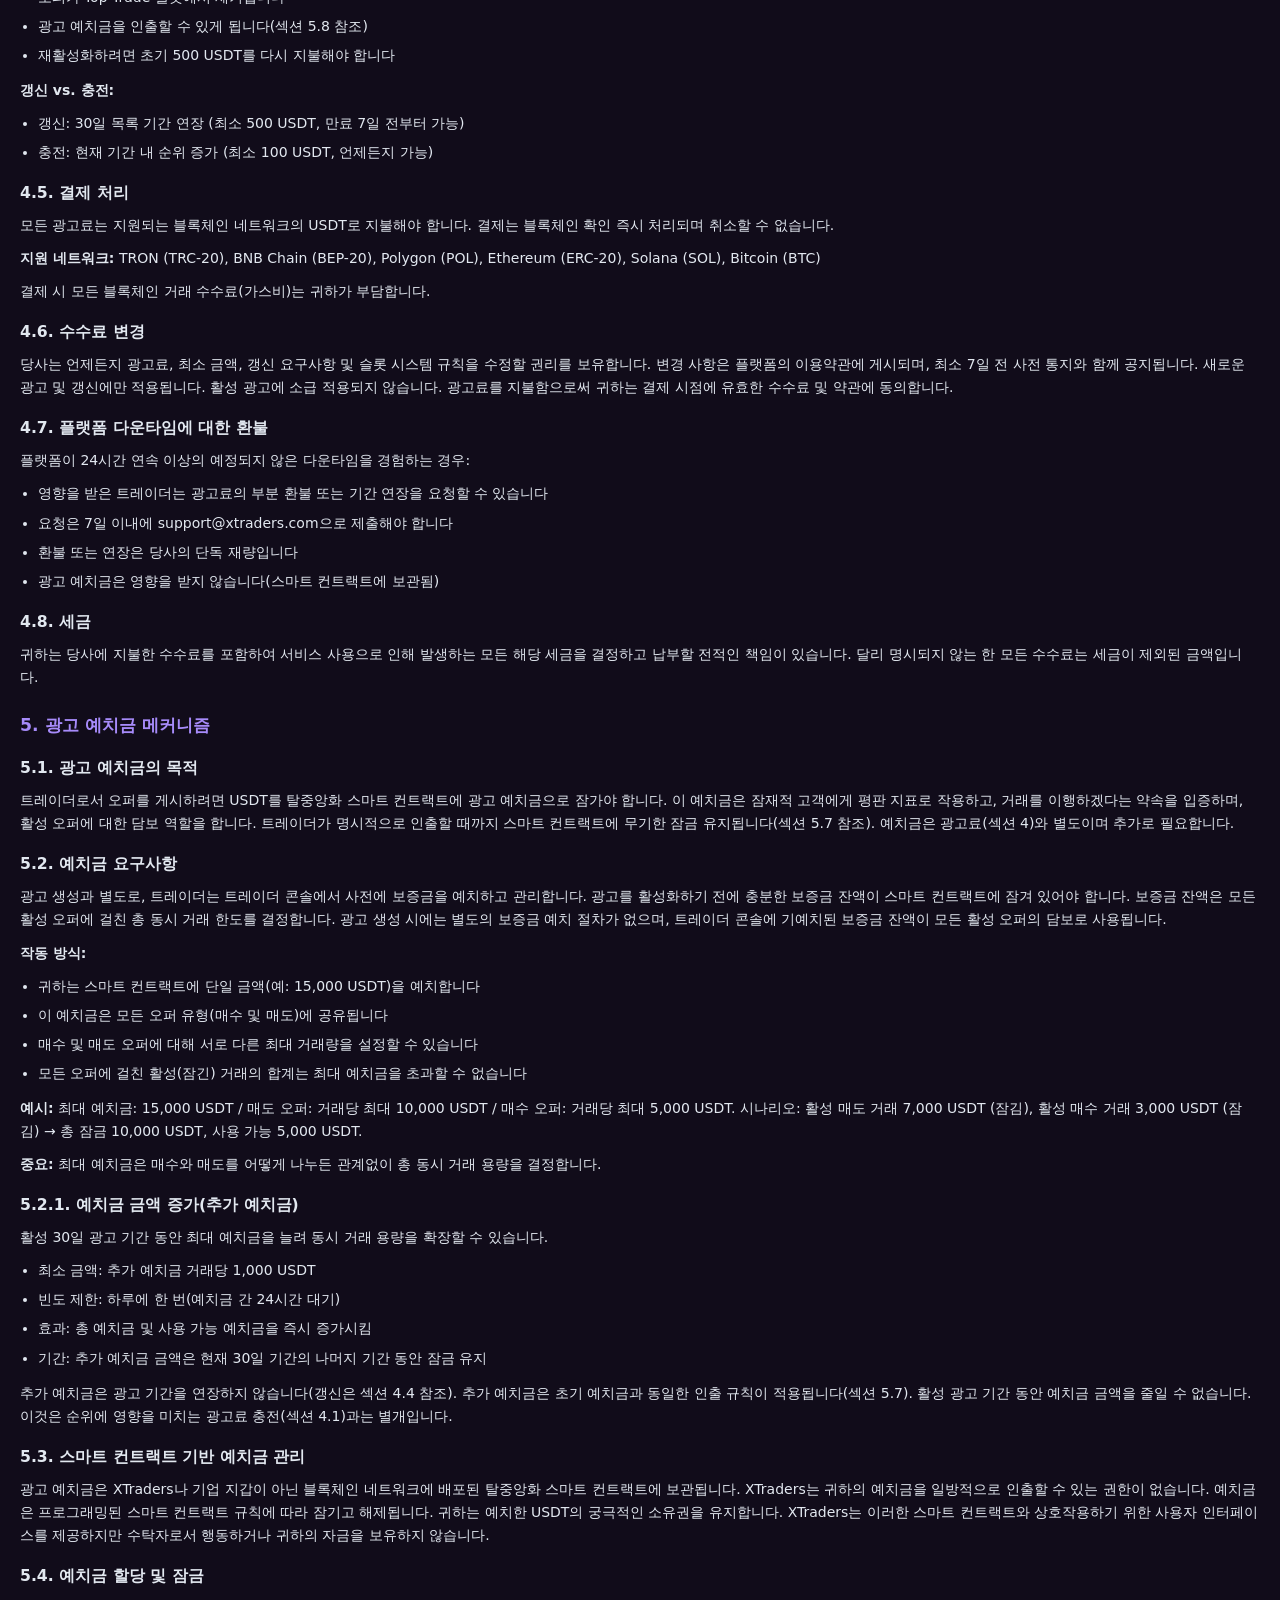
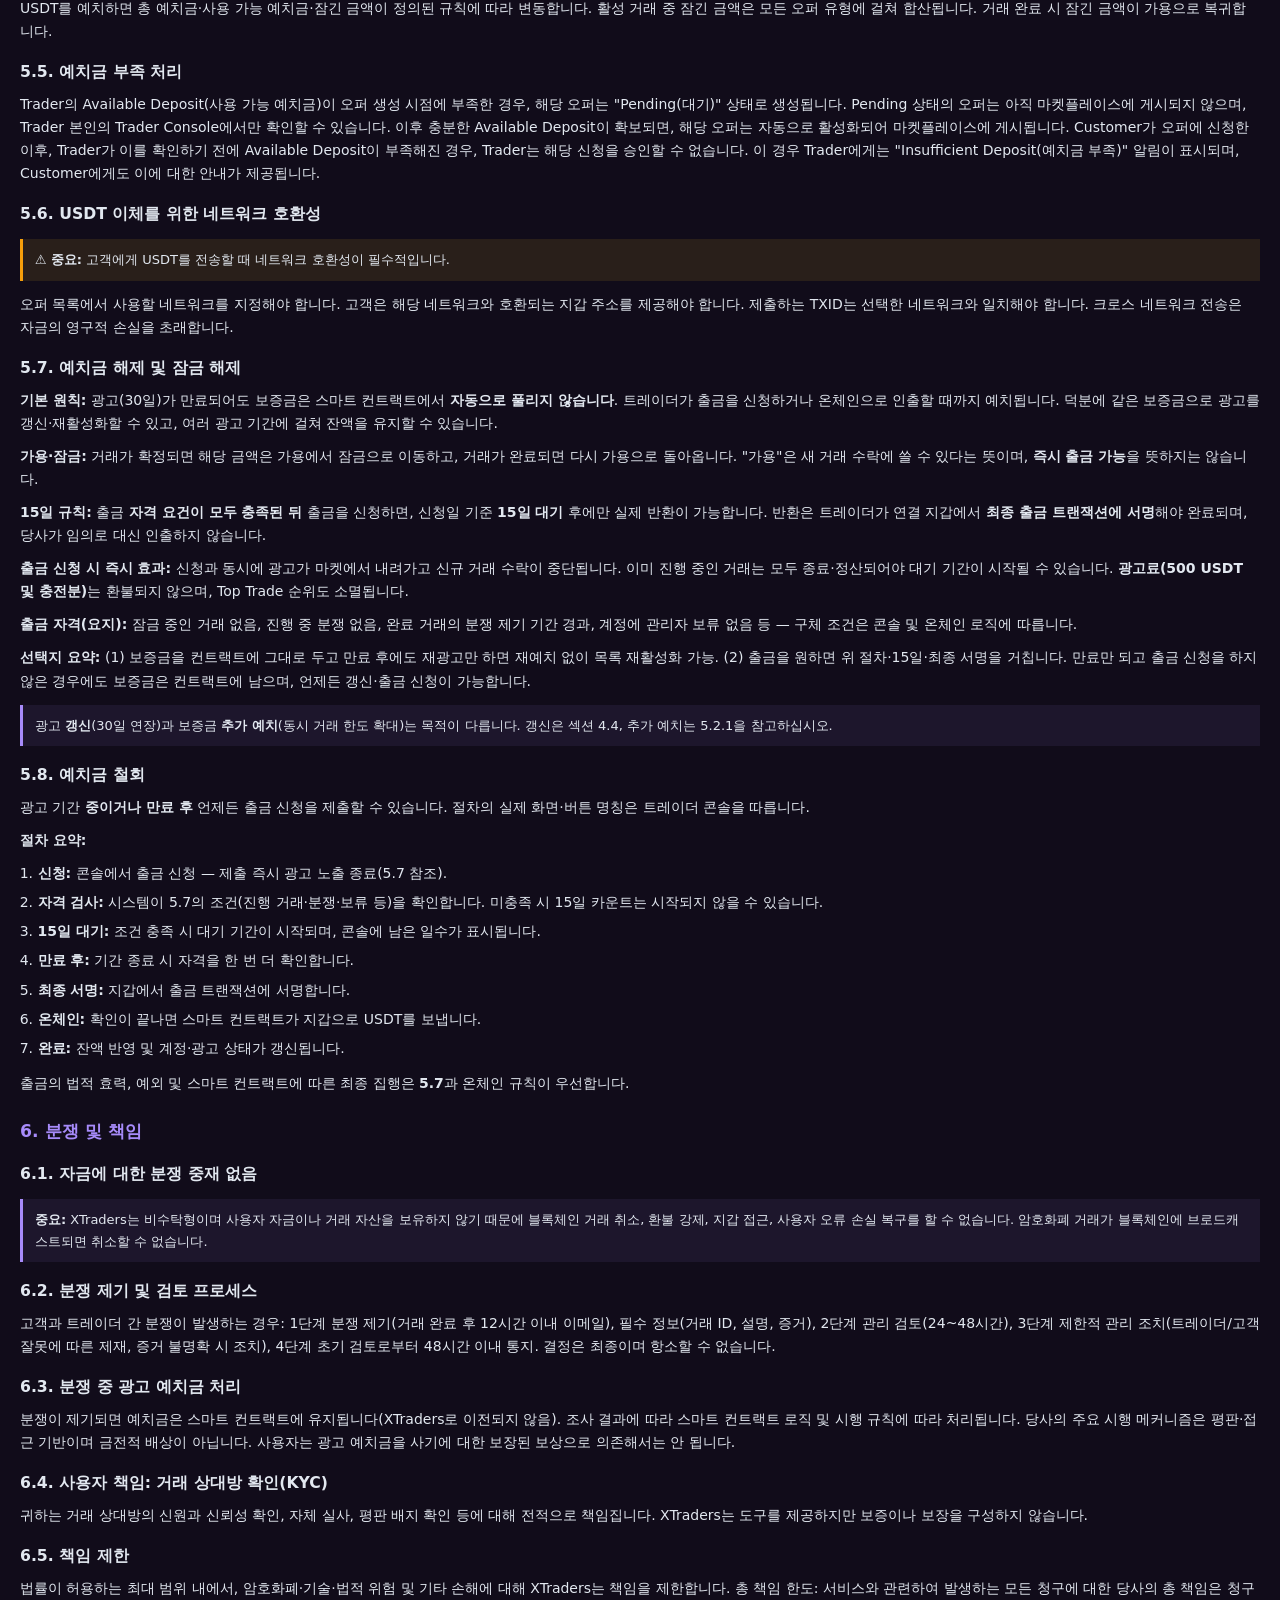
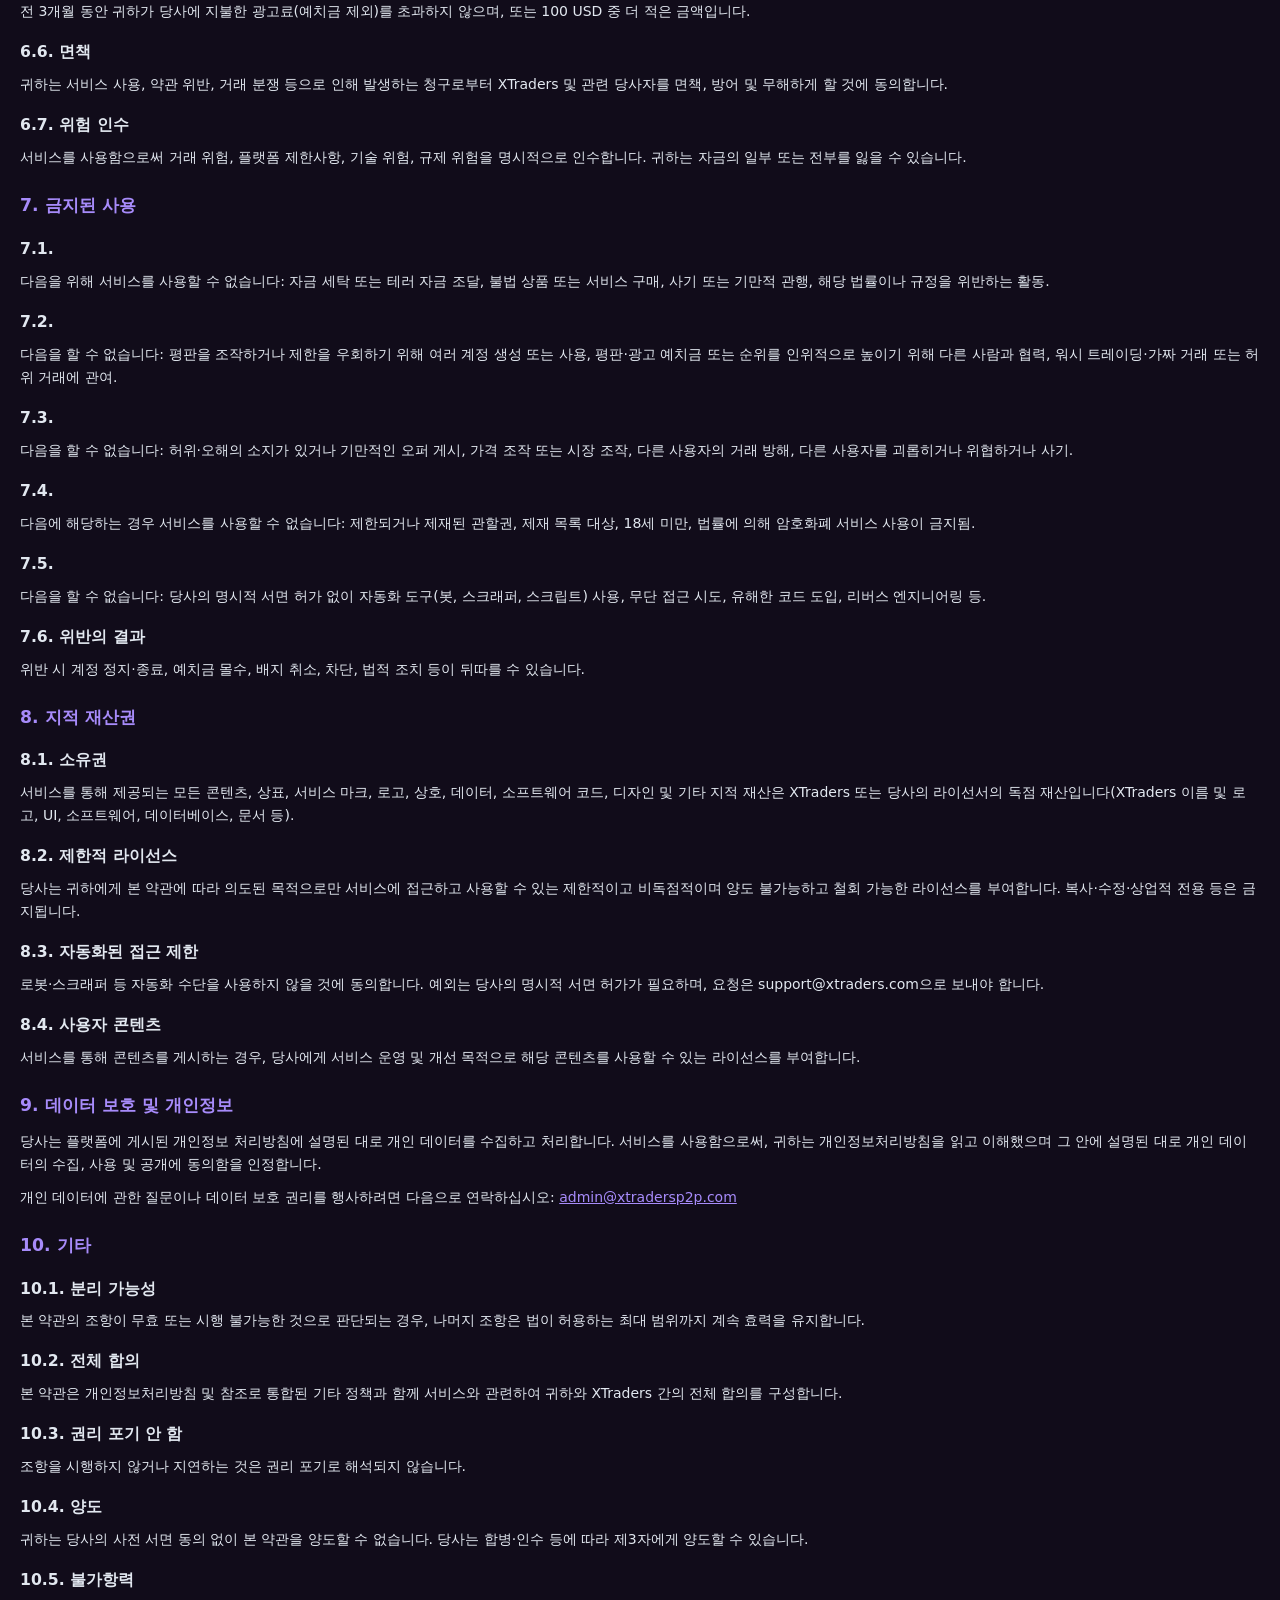
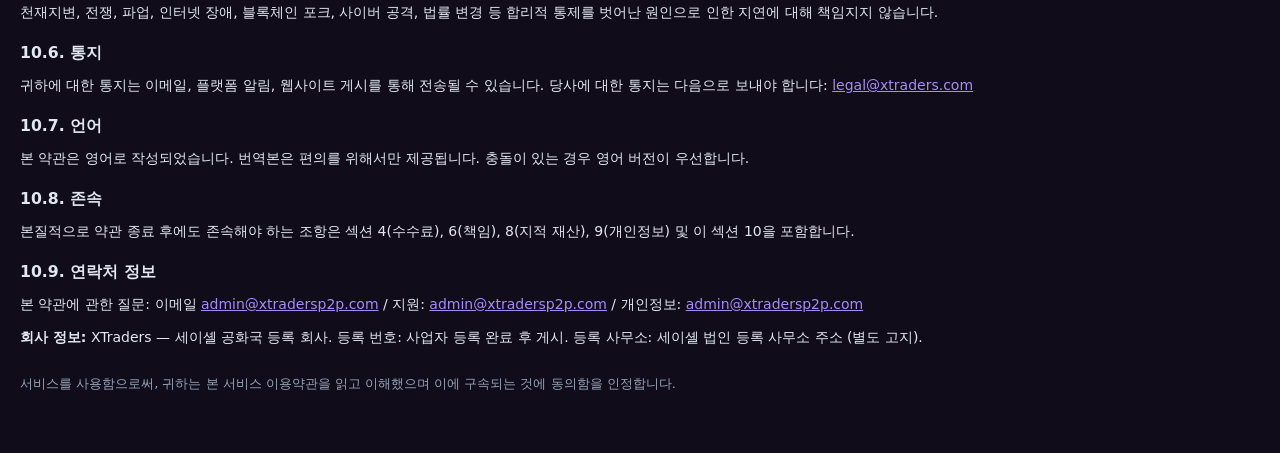
<file: terms-of-service.html>
<!DOCTYPE html>
<html lang="ko">
<head>
    <meta charset="UTF-8">
    <meta name="viewport" content="width=device-width, initial-scale=1.0">
    <title>서비스 이용약관 — XTraders</title>
    <style>
        :root { --bg: #110c1a; --text: #e2e8f0; --muted: #94a3b8; --border: #2a2a3a; --accent: #a78bfa; }
        body.theme-light { --bg: #f8fafc; --text: #0f172a; --muted: #64748b; --border: #e2e8f0; --accent: #6d28d9; }
        * { box-sizing: border-box; }
        body { margin: 0; padding: 20px 20px 48px; font-family: system-ui, -apple-system, "Segoe UI", Roboto, "Noto Sans KR", sans-serif; font-size: 14px; line-height: 1.65; color: var(--text); background: var(--bg); }
        .legal-meta { font-size: 12px; color: var(--muted); margin-bottom: 20px; padding-bottom: 12px; border-bottom: 1px solid var(--border); }
        h1 { font-size: 1.35rem; margin: 0 0 16px; font-weight: 800; color: var(--text); }
        h2 { font-size: 1.08rem; margin: 22px 0 10px; font-weight: 700; color: var(--accent); }
        h3 { font-size: 0.98rem; margin: 16px 0 8px; font-weight: 700; }
        p { margin: 0 0 10px; }
        ul, ol { margin: 0 0 12px; padding-left: 1.25em; }
        li { margin-bottom: 6px; }
        .note { background: rgba(167, 139, 250, 0.08); border-left: 3px solid var(--accent); padding: 10px 12px; margin: 12px 0; font-size: 13px; }
        .warn { background: rgba(251, 191, 36, 0.1); border-left: 3px solid #f59e0b; padding: 10px 12px; margin: 12px 0; font-size: 13px; }
        strong { font-weight: 700; }
    </style>
</head>
<body>
    <div class="legal-meta">최종 업데이트: 2026년 3월 30일</div>
    <h1>서비스 이용약관</h1>

    <p>XTraders에 오신 것을 환영합니다.</p>
    <p>본 서비스 이용약관(&quot;본 약관&quot;)은 귀하와 XTraders(&quot;회사&quot;, &quot;당사&quot;, &quot;저희&quot;) 간에 XTraders.com 및 관련 서비스(총칭하여 &quot;서비스&quot;)의 이용에 관한 법적 구속력 있는 계약을 구성합니다.</p>
    <p>XTraders는 비수탁형 광고 기반 마켓플레이스로, 사용자들이 테더(USDT) 및 기타 지원 디지털 자산의 P2P 거래를 위해 다른 사용자를 찾고 소통할 수 있도록 합니다(&quot;마켓플레이스&quot;).</p>
    <p>저희는 브로커, 에스크로 대리인, 수탁자, 결제 처리업체가 아닙니다. XTraders는 사용자를 대신하여 어떠한 디지털 자산이나 법정화폐도 보유, 통제, 전송, 결제, 출금하지 않습니다. 모든 거래는 사용자 간 직접 이루어지며, 거래 상대방 확인 및 플랫폼 외부에서의 거래 완료는 전적으로 사용자의 책임입니다.</p>
    <p>저희 서비스는 지갑 연결, 거래 알림, 광고 도구, 상대방 평가를 위한 사용자 생성 신호 등의 기능을 포함할 수 있지만, 이러한 기능이 수탁, 에스크로, 거래 실행 또는 결제 서비스를 구성하지 않음을 명시적으로 인정합니다.</p>
    <p>서비스에 접속, 가입 또는 사용함으로써, 귀하는 본 약관, 개인정보처리방침 및 기타 관련 정책에 법적으로 구속되는 것에 동의합니다. 또한 디지털 자산은 변동성이 매우 크며 P2P 거래에는 사기 위험을 포함한 상당한 위험이 수반됨을 인정합니다. XTraders는 비수탁형이므로, 사용자 실수, 잊어버린 개인키, 사기 상대방으로 인해 손실된 자금을 복구할 수 없습니다. 귀하는 플랫폼에서의 모든 결정과 행동에 대해 전적인 책임을 집니다.</p>
    <p>본 약관에 동의하지 않으시면 서비스를 이용하지 마십시오. 당사는 언제든지 본 약관을 수정할 권리를 보유하며, 귀하의 지속적인 서비스 이용은 변경 사항에 대한 수락을 나타냅니다.</p>

    <h2>1. 일반 사항</h2>
    <h3>1.1. 주요 정의</h3>
    <ul>
        <li>&quot;본 약관&quot; 또는 &quot;약관&quot;은 참조로 통합된 모든 정책을 포함한 본 서비스 이용약관을 의미합니다.</li>
        <li>&quot;회사&quot;, &quot;당사&quot;, <strong>&quot;저희&quot;</strong>는 세이셸 공화국에 등록된 회사인 XTraders를 의미합니다.</li>
        <li>&quot;서비스&quot; 또는 <strong>&quot;플랫폼&quot;</strong>은 XTraders.com 웹사이트, 모바일 애플리케이션 및 모든 관련 서비스, 기능을 의미합니다.</li>
        <li><strong>&quot;마켓플레이스&quot;</strong>는 사용자가 디지털 자산 매수 또는 매도 오퍼를 게시하는 광고 게시판 인터페이스를 의미합니다.</li>
        <li>&quot;사용자&quot;, &quot;귀하&quot;는 서비스를 이용하는 모든 개인 또는 법인을 의미합니다.</li>
        <li><strong>&quot;트레이더&quot;</strong>는 마켓플레이스에 오퍼를 게시하는 인증된 사용자를 의미합니다.</li>
        <li><strong>&quot;고객&quot;</strong>은 트레이더가 게시한 오퍼에 응답하고 수락하는 사용자를 의미합니다.</li>
        <li><strong>&quot;오퍼&quot;</strong>는 트레이더가 디지털 자산 매수 또는 매도 조건을 명시하여 게시하는 광고를 의미합니다.</li>
        <li><strong>&quot;디지털 자산&quot;</strong>은 테더(USDT) 및 기타 지원되는 디지털 자산을 포함하되 이에 국한되지 않는 암호화폐를 의미합니다.</li>
        <li><strong>&quot;USDT&quot;</strong>는 여러 블록체인 네트워크에서 사용 가능한 미국 달러에 고정된 스테이블코인인 테더를 의미합니다.</li>
        <li><strong>&quot;광고 예치금&quot;</strong>은 트레이더가 활성 오퍼에 대한 담보로 스마트 컨트랙트에 잠금 설정한 USDT를 의미합니다.</li>
        <li><strong>&quot;광고료&quot;</strong>는 마켓플레이스에 오퍼를 게시하기 위해 XTraders에 지불하는 환불 불가능한 수수료를 의미합니다.</li>
        <li><strong>&quot;KYC&quot;</strong>는 고객확인제도 신원 인증 절차를 의미합니다.</li>
        <li>&quot;TXID&quot; 또는 &quot;거래 ID&quot;는 블록체인 거래의 고유 식별자를 의미합니다.</li>
        <li><strong>&quot;스마트 컨트랙트&quot;</strong>는 광고 예치금을 보유하는 블록체인 네트워크에 배포된 자동 실행 코드를 의미합니다.</li>
        <li><strong>&quot;네트워크&quot;</strong>는 트론(TRC-20), 이더리움(ERC-20), BNB 체인(BEP-20) 등의 블록체인 네트워크를 의미합니다.</li>
    </ul>
    <p>당사는 단독 재량으로 사전 통지 없이 언제든지 본 약관을 개정, 수정, 변경할 권리를 보유합니다. 서비스 이용과 관련된 모든 변경 사항은 XTraders 웹사이트에 게시될 때 효력이 발생하며 소급 적용되지 않습니다.</p>
    <p>이메일 주소를 제공하신 경우, 약관이 개정되었음을 이메일로 통지할 수도 있습니다. 개정된 약관에 동의하지 않으시면, 서비스 이용을 즉시 종료하고 계정을 폐쇄하시는 것이 유일한 구제 방법입니다.</p>
    <p>약관을 주의 깊게 읽고 XTraders 웹사이트에 게시된 본 약관을 정기적으로 검토하는 것은 귀하의 책임입니다. 서비스를 계속 이용하시면 당시 유효한 약관에 구속되는 것에 동의하는 것으로 간주됩니다.</p>
    <p>XTraders가 본 약관의 조항을 전부 또는 일부 시행하지 않거나 지연하는 것은 당사의 권리나 구제책 포기로 해석되지 않습니다.</p>

    <h2>2. 계정 가입 및 지갑 연결</h2>
    <p>서비스의 특정 기능(광고 게시 또는 광고 예치금 설정 등)을 사용하려면 지원되는 자기관리형 디지털 지갑(예: MetaMask, Phantom)을 연결해야 합니다. XTraders는 귀하를 위해 지갑 계정을 생성하지 않으며 개인키를 저장하지 않습니다. 연결된 지갑의 보안 유지는 전적으로 귀하의 책임입니다.</p>
    <h3>2.1. 신원 인증(KYC)</h3>
    <p>트레이더가 되어 오퍼를 게시하려면 신원 인증(&quot;KYC&quot;)을 완료해야 합니다. 정확하고 진실한 정보를 제공하는 것에 동의합니다. 이 정보는 사기 방지 및 커뮤니티 안전 보장 목적으로만 사용됩니다.</p>
    <p><strong>필수 서류:</strong></p>
    <ul>
        <li>정부 발급 사진이 부착된 신분증(여권, 운전면허증 또는 주민등록증)</li>
        <li>신분증을 들고 있는 셀카 사진(본인 확인)</li>
        <li>인증 단계에 따라 요구되는 경우 주소 증명(공과금 청구서, 은행 명세서 등)</li>
    </ul>
    <p><strong>인증 절차:</strong></p>
    <ul>
        <li>수동 검토: 복잡한 경우 또는 표시된 서류의 경우 최대 24~48시간</li>
        <li>거부 사유: 서류가 읽을 수 없거나, 만료되었거나, 위조되었거나, 신청자가 제한 지역 출신인 경우 거부될 수 있습니다</li>
        <li>당사는 일반적인 범주를 넘어 상세한 설명 없이 신청을 거부할 권리를 보유합니다</li>
    </ul>
    <p><strong>데이터 처리 및 보관:</strong></p>
    <ul>
        <li>데이터는 업계 표준 프로토콜을 사용하여 전송 중 및 저장 시 암호화됩니다</li>
        <li>저장은 국제 보안 표준을 준수합니다</li>
        <li>보관 기간: 계정 폐쇄 또는 마지막 거래 후 최소 5년(둘 중 늦은 날짜 기준)</li>
        <li>진행 중인 법적 절차, 규제 조사, 법원 명령 또는 소환장에 의해 요구되는 경우 더 오래 보관될 수 있습니다</li>
    </ul>
    <p>귀하의 계정에서 발생하는 모든 활동에 대한 책임은 귀하에게 있습니다. XTraders는 귀하의 지갑에 접근할 수 없으므로 개인키를 분실하거나 지갑이 침해된 경우 자금을 복구할 수 없습니다. 계정 자격증명의 기밀을 유지하고 무단 접근이 있는 경우 즉시 당사에 알려야 합니다.</p>

    <h2>3. 마켓플레이스(광고 게시판)</h2>
    <p>마켓플레이스는 사용자가 법정화폐(현재 한국 원화(KRW))와 교환하여 USDT를 매수 또는 매도하기 위한 광고(&quot;오퍼&quot;)를 게시할 수 있는 게시판 인터페이스입니다. XTraders는 단순히 정보 제공자 및 인터페이스 제공자로서만 기능합니다.</p>
    <p>사용자(트레이더)는 환율, 결제 방법, 거래 한도 등 디지털 자산을 매수 또는 매도하려는 조건을 설명하는 오퍼를 게시할 수 있습니다.</p>
    <p>오퍼를 게시함으로써, 귀하는 거래 시스템이나 주문장에 주문을 넣거나 실행하는 것이 아니라 P2P 협상을 위한 광고를 게시하는 것임을 인정합니다.</p>
    <p>오퍼를 통해 거래 상대방을 찾은 후, 모든 후속 커뮤니케이션, 협상 및 결제는 사용자 간 직접 이루어집니다(예: 텔레그램). XTraders는 이러한 커뮤니케이션의 당사자가 아닙니다.</p>
    <p>XTraders는 주문을 자동으로 매칭하지 않습니다. 거래를 실행하지 않습니다. 가격을 설정하지 않습니다. 오퍼에 표시된 가격은 오퍼 작성자가 결정합니다.</p>
    <p>사용자 편의를 위해 XTraders는 제3자 출처(공개 거래소 데이터 등)에서 파생된 참고 또는 지표 시장 가격을 표시할 수 있습니다. 이러한 참고 가격은 정보 제공 목적으로만 제공되며 견적, 고정 또는 보장된 가격을 구성하지 않습니다. XTraders는 가격을 설정, 통제 또는 보장하지 않습니다.</p>
    <p>플랫폼에 표시된 거래 상태, 확인 또는 완료 표시는 사용자가 생성한 입력이나 자동 타임스탬프에만 기반하며 XTraders의 검증, 승인 또는 확인을 구성하지 않습니다.</p>
    <p>XTraders는 오퍼가 응답을 받거나 완료된 거래로 이어질 것을 보장하지 않습니다. 사용자는 마켓플레이스 참여가 유동성, 가격 가용성 또는 성공적인 결제를 보장하지 않음을 인정합니다.</p>

    <h3>3.1. 거래 프로세스 및 시간 제한</h3>
    <p><strong>표준 거래 흐름:</strong></p>
    <h3>3.1.1. 케이스 A: 트레이더가 USDT 판매 (고객이 USDT 구매)</h3>
    <ol>
        <li>고객이 오퍼 신청(&quot;대기 중&quot; 상태)</li>
        <li>트레이더가 60분 이내에 확인 또는 거부 (타임아웃 시 자동 거절)</li>
        <li>고객이 1시간 이내에 법정화폐 이체 후 &quot;전송 완료&quot; 표시</li>
        <li>트레이더가 법정화폐 수령 확인 후 3시간 이내에 USDT 전송</li>
        <li>트레이더가 네트워크 선택과 함께 거래 ID(TXID) 제출</li>
        <li>고객이 완료 확인 또는 TXID 제출 후 1시간 후 거래 자동 완료</li>
    </ol>
    <p><strong>시간 제한:</strong></p>
    <ul>
        <li>트레이더 확인: 60분 (조치 없으면 자동 거절)</li>
        <li>고객 법정화폐 이체: 확인 후 3시간</li>
        <li>트레이더 USDT 이체: 고객이 &quot;전송 완료&quot; 표시 후 1시간</li>
        <li>자동 완료: TXID 제출 후 1시간 (검증된 경우)</li>
        <li>분쟁 제기 기간: 완료 후 24시간</li>
    </ul>
    <p>어느 단계에서든(조건이 있는 단계 제외) 시간 제한을 초과하면 자동 취소됩니다.</p>

    <h3>3.1.2. 케이스 B: 트레이더가 USDT 구매 (고객이 USDT 판매)</h3>
    <ol>
        <li>고객이 오퍼 신청(&quot;대기 중&quot; 상태)</li>
        <li>트레이더가 60분 이내에 확인 또는 거부 (타임아웃 시 자동 거절)</li>
        <li>고객이 3시간 이내에 USDT 이체 후 &quot;전송 완료&quot; 표시</li>
        <li>고객이 거래 ID(TXID) 제출</li>
        <li>트레이더가 법정화폐 수령 확인 후 1시간 이내에 법정화폐 이체</li>
        <li>고객이 완료 확인 또는 후 1시간 후 거래 자동 완료</li>
    </ol>
    <p><strong>시간 제한:</strong></p>
    <ul>
        <li>트레이더 확인: 60분 (조치 없으면 자동 거절)</li>
        <li>고객 법정화폐 이체: 확인 후 3시간</li>
        <li>트레이더 USDT 이체: 트레이더가 &quot;전송 완료&quot; 표시 후 1시간</li>
        <li>자동 완료: TXID 제출 후 1시간 (검증된 경우)</li>
        <li>분쟁 제기 기간: 완료 후 24시간</li>
    </ul>
    <p>잠긴 예치금 금액은 취소 시 사용 가능 예치금으로 반환됩니다.</p>

    <h3>3.2. 네트워크 선택 및 검증</h3>
    <p>USDT 이체에는 블록체인 네트워크 지정 및 검증이 필요합니다.</p>
    <h3>3.2.1. 네트워크 선택 요구사항</h3>
    <p>오퍼를 게시할 때, 트레이더는 USDT 이체에 지원하는 블록체인 네트워크를 지정해야 합니다. 지원 네트워크는 다음을 포함합니다:</p>
    <ul>
        <li>TRON (TRC-20)</li>
        <li>BNB Chain (BEP-20)</li>
        <li>Polygon (POL)</li>
        <li>Ethereum (ERC-20)</li>
        <li>Solana (SOL)</li>
        <li>Bitcoin (BTC)</li>
    </ul>
    <h3>3.2.2. 케이스 A: 트레이더가 USDT 판매 (고객이 USDT 구매)</h3>
    <p><strong>거래 전:</strong></p>
    <ul>
        <li>트레이더가 판매 오퍼 목록에서 지원 네트워크 지정</li>
        <li>고객이 오퍼 신청 시 USDT 수령을 위한 호환 가능한 지갑 주소 제공</li>
    </ul>
    <p><strong>거래 중:</strong></p>
    <ul>
        <li>고객이 법정화폐 이체 후 &quot;전송 완료&quot; 표시</li>
        <li>트레이더가 법정화폐 수령 확인</li>
        <li>트레이더가 합의된 네트워크에서 고객의 지갑 주소로 USDT 전송</li>
        <li>트레이더가 네트워크 선택과 함께 거래 ID(TXID) 제출</li>
    </ul>
    <h3>3.2.3. 케이스 B: 트레이더가 USDT 구매 (고객이 USDT 판매)</h3>
    <p><strong>거래 전:</strong></p>
    <ul>
        <li>트레이더가 구매 오퍼 목록에서 지원 네트워크 지정</li>
        <li>트레이더가 USDT 수령을 위한 지갑 주소 제공</li>
        <li>고객이 오퍼 신청</li>
    </ul>
    <p><strong>거래 중:</strong></p>
    <ul>
        <li>트레이더가 법정화폐 이체 후 &quot;전송 완료&quot; 표시</li>
        <li>고객이 법정화폐 수령 확인</li>
        <li>고객이 합의된 네트워크에서 트레이더의 지갑 주소로 USDT 전송</li>
        <li>고객이 네트워크 선택과 함께 거래 ID(TXID) 제출</li>
    </ul>
    <div class="warn">⚠️ <strong>중요: 크로스 네트워크 전송 경고</strong><br>
    수령인의 지갑이 지원하는 네트워크와 다른 네트워크로 USDT를 전송하면 자금이 영구적으로 손실됩니다.</div>
    <p>USDT 전송자(트레이더 또는 고객)는 반드시:</p>
    <ul>
        <li>수령인의 지갑 네트워크 호환성 확인</li>
        <li>올바른 네트워크로만 USDT 전송</li>
        <li>사용된 네트워크와 일치하는 TXID 제출</li>
        <li>거래 확인 전 네트워크 선택 재확인</li>
    </ul>
    <p>❌ <strong>손실 시나리오 예시:</strong></p>
    <ul>
        <li>수령인이 TRC-20(트론) 지갑 주소 제공 (&apos;T&apos;로 시작)</li>
        <li>전송자가 실수로 ERC-20(이더리움) 네트워크를 통해 USDT 전송</li>
        <li>자금이 영구적으로 손실됨</li>
        <li>XTraders는 크로스 네트워크 전송을 복구할 수 없음</li>
        <li>전송자가 전적인 책임을 짐</li>
    </ul>
    <p>XTraders는 크로스 네트워크 전송, 잘못된 지갑 주소 또는 사용자 오류로 인한 손실에 대해 책임지지 않습니다. 트레이더와 고객 모두 USDT 전송 시 극도의 주의를 기울여야 합니다.</p>

    <h3>3.3. 가격 수정 규칙</h3>
    <p>오퍼 가격은 실시간 시장 데이터에 연동된 마크업 기반 시스템을 사용하여 결정됩니다:</p>
    <p><strong>동적 가격 책정:</strong></p>
    <ul>
        <li>기준 가격은 업비트 거래소 환율에서 파생됩니다</li>
        <li>트레이더가 기준 가격에서 조정하기 위해 마크업 백분율(양수 또는 음수)을 설정합니다</li>
        <li>최종 오퍼 가격 = 업비트 기준 가격 × (마크업 %)</li>
        <li>참고 가격은 시장 환율이 변경됨에 따라 자동으로 업데이트됩니다</li>
    </ul>
    <p><strong>가격 고정 규칙:</strong></p>
    <p>고객이 오퍼에 신청하면, 해당 신청은 신청 시점에 계산된 가격을 유지합니다. 이는 다음을 기준으로 합니다:</p>
    <ul>
        <li>신청 시점의 업비트 기준 가격</li>
        <li>신청 시점의 트레이더 마크업 백분율</li>
    </ul>
    <p>트레이더가 고객 신청 후 확인 전에 마크업을 수정하더라도, 고객이 고정한 가격은 변경되지 않습니다. 마크업 변경 후 새로운 신청은 현재 업비트 기준 가격에 적용된 새 마크업을 반영합니다.</p>
    <p><strong>참고 가격 면책:</strong> 업비트 기준 가격은 참고용으로만 제공되며 제3자 데이터에서 가져옵니다. XTraders는 기준 가격 데이터의 정확성, 적시성 또는 가용성을 보장하지 않습니다. 트레이더는 시장 변동성과 데이터 지연을 고려하여 적절한 마크업을 설정할 책임이 있습니다.</p>

    <h3>3.4. 오퍼 수정 제한</h3>
    <p>활성 오퍼 목록은 하루에 한 번 수정할 수 있습니다(수정 간 24시간 대기 시간).</p>
    <p><strong>수정 가능한 요소:</strong></p>
    <ul>
        <li>마크업 백분율(섹션 3.3 참조)</li>
        <li>거래 한도(최소/최대 금액)</li>
        <li>결제 방법</li>
        <li>지원 블록체인 네트워크</li>
    </ul>
    <p><strong>예치금 증액 참고:</strong> 광고 예치금 금액을 늘리려면 섹션 5.2.1을 참조하세요. 예치금 증액은 별도의 빈도 제한이 적용됩니다.</p>
    <p><strong>대기 기간:</strong></p>
    <ul>
        <li>수정 사항은 즉시 적용됩니다</li>
        <li>24시간 대기 시간은 마지막 수정 시점부터 시작됩니다</li>
        <li>시스템은 오퍼 설정에서 남은 대기 시간을 표시합니다</li>
    </ul>
    <p><strong>가격 고정 규칙:</strong> 고객이 오퍼에 신청하면, 해당 신청은 후속 수정과 관계없이 신청 시점에 계산된 가격을 유지합니다(섹션 3.3 참조).</p>

    <h2>4. 광고</h2>
    <p>XTraders는 사용자 간 체결된 성공적인 P2P 거래에 대해 수수료를 부과하지 않습니다. 모든 거래 비용(블록체인 가스비, 은행 송금 수수료)은 사용자가 직접 부담합니다.</p>

    <h3>4.1. 광고료 시스템</h3>
    <p>XTraders 마켓플레이스에 오퍼를 등록하려면 트레이더는 Top Trade 슬롯 중 하나에서 자신의 목록을 활성화하기 위해 광고료를 지불해야 합니다.</p>
    <p><strong>초기 광고료:</strong></p>
    <ul>
        <li>최소 금액: 500 USDT</li>
        <li>기간: 결제 시점부터 30일</li>
        <li>결제 방법: 지원되는 블록체인 네트워크의 USDT</li>
        <li>효과: 30일 동안 Top Trade 슬롯에서 오퍼 목록 활성화</li>
    </ul>
    <p><strong>추가 충전:</strong></p>
    <ul>
        <li>최소 금액: 충전당 100 USDT</li>
        <li>시기: 30일 기간 중 언제든지 가능</li>
        <li>목적: Top Trade 슬롯 내 순위 개선을 위해 총 광고 지출 증가</li>
        <li>효과: 30일 누적 광고 지출을 증가시켜 경쟁 위치 개선</li>
    </ul>
    <p><strong>환불 불가:</strong> 모든 광고료(초기 500 USDT 및 후속 충전)는 다음과 관계없이 일단 지불하면 환불되지 않습니다:</p>
    <ul>
        <li>거래 발생 여부</li>
        <li>광고 조기 제거 여부</li>
        <li>거래 성공적 완료 여부</li>
        <li>플랫폼 성능(섹션 4.6에 명시된 경우 제외)</li>
    </ul>

    <h3>4.2. 광고료 vs. 광고 예치금</h3>
    <p>사용자는 두 가지 별도의 재정적 요구사항의 차이를 이해해야 합니다:</p>
    <p><strong>광고료 (환불 불가):</strong></p>
    <ul>
        <li>초기 결제: 최소 500 USDT</li>
        <li>추가 충전: 거래당 최소 100 USDT</li>
        <li>목적: 플랫폼 광고 게재에 대한 지불</li>
        <li>기간: 30일 동안 목록 활성화</li>
        <li>환불: 어떤 경우에도 환불 불가</li>
        <li>효과: Top Trade 슬롯 순위 결정</li>
    </ul>
    <p><strong>광고 예치금 (환불 가능):</strong></p>
    <ul>
        <li>목적: 약속과 평판을 입증하는 담보</li>
        <li>금액: 총 의도된 거래량과 동일해야 함</li>
        <li>기간: 명시적으로 인출할 때까지 스마트 컨트랙트에 잠금 유지(섹션 5.7 참조)</li>
        <li>환불: 섹션 5.7 및 5.8에 명시된 인출 조건에 따라 환불 가능</li>
        <li>예외: 약관 위반 또는 사기로 인해 몰수될 수 있음</li>
        <li>관리: XTraders가 아닌 탈중앙화 스마트 컨트랙트에 보관</li>
    </ul>
    <p>이들은 완전히 별도의 요구사항입니다. 귀하는 다음 두 가지를 모두 수행해야 합니다: 광고료 지불 (목록 활성화를 위해), 광고 예치금 잠금 (약속 입증을 위해).</p>

    <h3>4.3. Top Trade 슬롯 시스템</h3>
    <p>XTraders 마켓플레이스는 주어진 시간에 제한된 수의 슬롯을 가진 Top Trade 슬롯 시스템을 특징으로 합니다.</p>
    <p><strong>슬롯 할당:</strong></p>
    <ul>
        <li>순위 방법: 최근 30일 이내에 지불한 누적 광고료 기준</li>
        <li>Top Traders: 30일 광고 지출이 가장 높은 트레이더가 사용 가능한 Top Trade 슬롯 차지</li>
        <li>실시간 업데이트: 트레이더가 추가 충전을 하면 순위가 자동으로 업데이트됨</li>
        <li>롤링 30일 기간: 지난 30일 이내에 지불한 광고료만 순위에 반영</li>
        <li>30일 기간 리셋: 귀하의 순위 총액은 현재 활성 30일 광고 기간 동안 지불한 모든 광고료를 기반으로 합니다. 광고 기간이 만료되면 갱신하지 않는 한 순위 총액이 0으로 리셋됩니다.</li>
    </ul>
    <p><strong>예시:</strong></p>
    <ul>
        <li>1일차: 트레이더 A가 광고 시작 (500 USDT) → 총액: 500 USDT</li>
        <li>15일차: 트레이더 A가 300 USDT 충전 → 총액: 800 USDT</li>
        <li>25일차: 트레이더 A가 200 USDT 충전 → 총액: 1,000 USDT</li>
        <li>30일차: 광고 만료 (갱신 안 함) → 총액: 0 USDT (순위에서 제거)</li>
    </ul>
    <p><strong>갱신 예시:</strong></p>
    <ul>
        <li>1일차: 트레이더 B가 광고 시작 (500 USDT) → 기간 1 총액: 500 USDT</li>
        <li>15일차: 트레이더 B가 400 USDT 충전 → 기간 1 총액: 900 USDT</li>
        <li>23일차: 트레이더 B가 다음 30일 갱신 (500 USDT) → 기간 1 총액: 여전히 900 USDT (갱신은 현재 기간에 포함 안 됨)</li>
        <li>30일차: 첫 번째 기간 만료, 두 번째 기간 시작 → 기간 2 총액: 500 USDT (갱신 결제만 포함)</li>
        <li>45일차: 트레이더 B가 200 USDT 충전 → 기간 2 총액: 700 USDT</li>
        <li>60일차: 두 번째 기간 만료 → 기간 2 총액: 700 USDT</li>
    </ul>
    <p><strong>경쟁적 특성:</strong></p>
    <ul>
        <li>슬롯은 경쟁적이며 보장되지 않습니다</li>
        <li>다른 트레이더가 추가 충전을 통해 귀하를 능가할 수 있습니다</li>
        <li>다른 사람이 지출을 늘리면 귀하는 탈락할 수 있습니다</li>
        <li>순위를 모니터링하고 전략적으로 충전하여 위치 유지</li>
    </ul>
    <p><strong>중요 사항:</strong></p>
    <ul>
        <li>Top Trade 슬롯 배치는 거래 또는 거래량을 보장하지 않습니다</li>
        <li>배치는 XTraders의 보증을 구성하지 않습니다</li>
        <li>사용자는 트레이더와 거래하기 전에 자체적으로 실사를 수행해야 합니다</li>
        <li>Top Traders에 있다는 것은 광고 지출을 반영하며, 거래 품질이나 신뢰성을 반영하지 않습니다</li>
    </ul>

    <h3>4.4. 광고 갱신</h3>
    <p>30일 광고 기간이 만료에 가까워지면 목록을 갱신할 수 있는 옵션이 있습니다.</p>
    <p><strong>갱신 기간:</strong></p>
    <ul>
        <li>이용 가능 시점: 현재 광고 만료 7일 전부터</li>
        <li>최소 결제: 500 USDT (초기 활성화와 동일)</li>
        <li>효과: 만료일로부터 추가 30일 동안 목록 연장</li>
        <li>순위: 갱신 결제는 현재 기간이 아닌 다음 30일 기간의 광고 지출 총액에 포함됩니다</li>
    </ul>
    <p><strong>갱신 프로세스:</strong></p>
    <ul>
        <li>만료 7일 전 &quot;내 오퍼&quot; 페이지로 이동</li>
        <li>&quot;광고 갱신&quot; 클릭</li>
        <li>최소 500 USDT (또는 순위 향상을 위해 더 많이) 지불</li>
        <li>연결된 지갑을 통해 결제 확인</li>
        <li>목록이 추가 30일 동안 연장됨</li>
    </ul>
    <p><strong>갱신하지 않는 경우:</strong></p>
    <ul>
        <li>30일 후 목록이 자동으로 만료됩니다</li>
        <li>오퍼가 Top Trade 슬롯에서 제거됩니다</li>
        <li>광고 예치금을 인출할 수 있게 됩니다(섹션 5.8 참조)</li>
        <li>재활성화하려면 초기 500 USDT를 다시 지불해야 합니다</li>
    </ul>
    <p><strong>갱신 vs. 충전:</strong></p>
    <ul>
        <li>갱신: 30일 목록 기간 연장 (최소 500 USDT, 만료 7일 전부터 가능)</li>
        <li>충전: 현재 기간 내 순위 증가 (최소 100 USDT, 언제든지 가능)</li>
    </ul>

    <h3>4.5. 결제 처리</h3>
    <p>모든 광고료는 지원되는 블록체인 네트워크의 USDT로 지불해야 합니다. 결제는 블록체인 확인 즉시 처리되며 취소할 수 없습니다.</p>
    <p><strong>지원 네트워크:</strong> TRON (TRC-20), BNB Chain (BEP-20), Polygon (POL), Ethereum (ERC-20), Solana (SOL), Bitcoin (BTC)</p>
    <p>결제 시 모든 블록체인 거래 수수료(가스비)는 귀하가 부담합니다.</p>

    <h3>4.6. 수수료 변경</h3>
    <p>당사는 언제든지 광고료, 최소 금액, 갱신 요구사항 및 슬롯 시스템 규칙을 수정할 권리를 보유합니다. 변경 사항은 플랫폼의 이용약관에 게시되며, 최소 7일 전 사전 통지와 함께 공지됩니다. 새로운 광고 및 갱신에만 적용됩니다. 활성 광고에 소급 적용되지 않습니다. 광고료를 지불함으로써 귀하는 결제 시점에 유효한 수수료 및 약관에 동의합니다.</p>

    <h3>4.7. 플랫폼 다운타임에 대한 환불</h3>
    <p>플랫폼이 24시간 연속 이상의 예정되지 않은 다운타임을 경험하는 경우:</p>
    <ul>
        <li>영향을 받은 트레이더는 광고료의 부분 환불 또는 기간 연장을 요청할 수 있습니다</li>
        <li>요청은 7일 이내에 support@xtraders.com으로 제출해야 합니다</li>
        <li>환불 또는 연장은 당사의 단독 재량입니다</li>
        <li>광고 예치금은 영향을 받지 않습니다(스마트 컨트랙트에 보관됨)</li>
    </ul>

    <h3>4.8. 세금</h3>
    <p>귀하는 당사에 지불한 수수료를 포함하여 서비스 사용으로 인해 발생하는 모든 해당 세금을 결정하고 납부할 전적인 책임이 있습니다. 달리 명시되지 않는 한 모든 수수료는 세금이 제외된 금액입니다.</p>

    <h2>5. 광고 예치금 메커니즘</h2>
    <h3>5.1. 광고 예치금의 목적</h3>
    <p>트레이더로서 오퍼를 게시하려면 USDT를 탈중앙화 스마트 컨트랙트에 광고 예치금으로 잠가야 합니다. 이 예치금은 잠재적 고객에게 평판 지표로 작용하고, 거래를 이행하겠다는 약속을 입증하며, 활성 오퍼에 대한 담보 역할을 합니다. 트레이더가 명시적으로 인출할 때까지 스마트 컨트랙트에 무기한 잠금 유지됩니다(섹션 5.7 참조). 예치금은 광고료(섹션 4)와 별도이며 추가로 필요합니다.</p>

    <h3>5.2. 예치금 요구사항</h3>
    <p>광고 생성과 별도로, 트레이더는 트레이더 콘솔에서 사전에 보증금을 예치하고 관리합니다. 광고를 활성화하기 전에 충분한 보증금 잔액이 스마트 컨트랙트에 잠겨 있어야 합니다. 보증금 잔액은 모든 활성 오퍼에 걸친 총 동시 거래 한도를 결정합니다. 광고 생성 시에는 별도의 보증금 예치 절차가 없으며, 트레이더 콘솔에 기예치된 보증금 잔액이 모든 활성 오퍼의 담보로 사용됩니다.</p>
    <p><strong>작동 방식:</strong></p>
    <ul>
        <li>귀하는 스마트 컨트랙트에 단일 금액(예: 15,000 USDT)을 예치합니다</li>
        <li>이 예치금은 모든 오퍼 유형(매수 및 매도)에 공유됩니다</li>
        <li>매수 및 매도 오퍼에 대해 서로 다른 최대 거래량을 설정할 수 있습니다</li>
        <li>모든 오퍼에 걸친 활성(잠긴) 거래의 합계는 최대 예치금을 초과할 수 없습니다</li>
    </ul>
    <p><strong>예시:</strong> 최대 예치금: 15,000 USDT / 매도 오퍼: 거래당 최대 10,000 USDT / 매수 오퍼: 거래당 최대 5,000 USDT. 시나리오: 활성 매도 거래 7,000 USDT (잠김), 활성 매수 거래 3,000 USDT (잠김) → 총 잠금 10,000 USDT, 사용 가능 5,000 USDT.</p>
    <p><strong>중요:</strong> 최대 예치금은 매수와 매도를 어떻게 나누든 관계없이 총 동시 거래 용량을 결정합니다.</p>

    <h3>5.2.1. 예치금 금액 증가(추가 예치금)</h3>
    <p>활성 30일 광고 기간 동안 최대 예치금을 늘려 동시 거래 용량을 확장할 수 있습니다.</p>
    <ul>
        <li>최소 금액: 추가 예치금 거래당 1,000 USDT</li>
        <li>빈도 제한: 하루에 한 번(예치금 간 24시간 대기)</li>
        <li>효과: 총 예치금 및 사용 가능 예치금을 즉시 증가시킴</li>
        <li>기간: 추가 예치금 금액은 현재 30일 기간의 나머지 기간 동안 잠금 유지</li>
    </ul>
    <p>추가 예치금은 광고 기간을 연장하지 않습니다(갱신은 섹션 4.4 참조). 추가 예치금은 초기 예치금과 동일한 인출 규칙이 적용됩니다(섹션 5.7). 활성 광고 기간 동안 예치금 금액을 줄일 수 없습니다. 이것은 순위에 영향을 미치는 광고료 충전(섹션 4.1)과는 별개입니다.</p>

    <h3>5.3. 스마트 컨트랙트 기반 예치금 관리</h3>
    <p>광고 예치금은 XTraders나 기업 지갑이 아닌 블록체인 네트워크에 배포된 탈중앙화 스마트 컨트랙트에 보관됩니다. XTraders는 귀하의 예치금을 일방적으로 인출할 수 있는 권한이 없습니다. 예치금은 프로그래밍된 스마트 컨트랙트 규칙에 따라 잠기고 해제됩니다. 귀하는 예치한 USDT의 궁극적인 소유권을 유지합니다. XTraders는 이러한 스마트 컨트랙트와 상호작용하기 위한 사용자 인터페이스를 제공하지만 수탁자로서 행동하거나 귀하의 자금을 보유하지 않습니다.</p>

    <h3>5.4. 예치금 할당 및 잠금</h3>
    <p>USDT를 예치하면 총 예치금·사용 가능 예치금·잠긴 금액이 정의된 규칙에 따라 변동합니다. 활성 거래 중 잠긴 금액은 모든 오퍼 유형에 걸쳐 합산됩니다. 거래 완료 시 잠긴 금액이 가용으로 복귀합니다.</p>

    <h3>5.5. 예치금 부족 처리</h3>
    <p>Trader의 Available Deposit(사용 가능 예치금)이 오퍼 생성 시점에 부족한 경우, 해당 오퍼는 &quot;Pending(대기)&quot; 상태로 생성됩니다. Pending 상태의 오퍼는 아직 마켓플레이스에 게시되지 않으며, Trader 본인의 Trader Console에서만 확인할 수 있습니다. 이후 충분한 Available Deposit이 확보되면, 해당 오퍼는 자동으로 활성화되어 마켓플레이스에 게시됩니다. Customer가 오퍼에 신청한 이후, Trader가 이를 확인하기 전에 Available Deposit이 부족해진 경우, Trader는 해당 신청을 승인할 수 없습니다. 이 경우 Trader에게는 &quot;Insufficient Deposit(예치금 부족)&quot; 알림이 표시되며, Customer에게도 이에 대한 안내가 제공됩니다.</p>

    <h3>5.6. USDT 이체를 위한 네트워크 호환성</h3>
    <div class="warn">⚠️ <strong>중요:</strong> 고객에게 USDT를 전송할 때 네트워크 호환성이 필수적입니다.</div>
    <p>오퍼 목록에서 사용할 네트워크를 지정해야 합니다. 고객은 해당 네트워크와 호환되는 지갑 주소를 제공해야 합니다. 제출하는 TXID는 선택한 네트워크와 일치해야 합니다. 크로스 네트워크 전송은 자금의 영구적 손실을 초래합니다.</p>

    <h3>5.7. 예치금 해제 및 잠금 해제</h3>
    <p><strong>기본 원칙:</strong> 광고(30일)가 만료되어도 보증금은 스마트 컨트랙트에서 <strong>자동으로 풀리지 않습니다</strong>. 트레이더가 출금을 신청하거나 온체인으로 인출할 때까지 예치됩니다. 덕분에 같은 보증금으로 광고를 갱신·재활성화할 수 있고, 여러 광고 기간에 걸쳐 잔액을 유지할 수 있습니다.</p>
    <p><strong>가용·잠금:</strong> 거래가 확정되면 해당 금액은 가용에서 잠금으로 이동하고, 거래가 완료되면 다시 가용으로 돌아옵니다. &quot;가용&quot;은 새 거래 수락에 쓸 수 있다는 뜻이며, <strong>즉시 출금 가능</strong>을 뜻하지는 않습니다.</p>
    <p><strong>15일 규칙:</strong> 출금 <strong>자격 요건이 모두 충족된 뒤</strong> 출금을 신청하면, 신청일 기준 <strong>15일 대기</strong> 후에만 실제 반환이 가능합니다. 반환은 트레이더가 연결 지갑에서 <strong>최종 출금 트랜잭션에 서명</strong>해야 완료되며, 당사가 임의로 대신 인출하지 않습니다.</p>
    <p><strong>출금 신청 시 즉시 효과:</strong> 신청과 동시에 광고가 마켓에서 내려가고 신규 거래 수락이 중단됩니다. 이미 진행 중인 거래는 모두 종료·정산되어야 대기 기간이 시작될 수 있습니다. <strong>광고료(500 USDT 및 충전분)</strong>는 환불되지 않으며, Top Trade 순위도 소멸됩니다.</p>
    <p><strong>출금 자격(요지):</strong> 잠금 중인 거래 없음, 진행 중 분쟁 없음, 완료 거래의 분쟁 제기 기간 경과, 계정에 관리자 보류 없음 등 — 구체 조건은 콘솔 및 온체인 로직에 따릅니다.</p>
    <p><strong>선택지 요약:</strong> (1) 보증금을 컨트랙트에 그대로 두고 만료 후에도 재광고만 하면 재예치 없이 목록 재활성화 가능. (2) 출금을 원하면 위 절차·15일·최종 서명을 거칩니다. 만료만 되고 출금 신청을 하지 않은 경우에도 보증금은 컨트랙트에 남으며, 언제든 갱신·출금 신청이 가능합니다.</p>
    <p class="note">광고 <strong>갱신</strong>(30일 연장)과 보증금 <strong>추가 예치</strong>(동시 거래 한도 확대)는 목적이 다릅니다. 갱신은 섹션 4.4, 추가 예치는 5.2.1을 참고하십시오.</p>

    <h3>5.8. 예치금 철회</h3>
    <p>광고 기간 <strong>중이거나 만료 후</strong> 언제든 출금 신청을 제출할 수 있습니다. 절차의 실제 화면·버튼 명칭은 트레이더 콘솔을 따릅니다.</p>
    <p><strong>절차 요약:</strong></p>
    <ol>
        <li><strong>신청:</strong> 콘솔에서 출금 신청 — 제출 즉시 광고 노출 종료(5.7 참조).</li>
        <li><strong>자격 검사:</strong> 시스템이 5.7의 조건(진행 거래·분쟁·보류 등)을 확인합니다. 미충족 시 15일 카운트는 시작되지 않을 수 있습니다.</li>
        <li><strong>15일 대기:</strong> 조건 충족 시 대기 기간이 시작되며, 콘솔에 남은 일수가 표시됩니다.</li>
        <li><strong>만료 후:</strong> 기간 종료 시 자격을 한 번 더 확인합니다.</li>
        <li><strong>최종 서명:</strong> 지갑에서 출금 트랜잭션에 서명합니다.</li>
        <li><strong>온체인:</strong> 확인이 끝나면 스마트 컨트랙트가 지갑으로 USDT를 보냅니다.</li>
        <li><strong>완료:</strong> 잔액 반영 및 계정·광고 상태가 갱신됩니다.</li>
    </ol>
    <p>출금의 법적 효력, 예외 및 스마트 컨트랙트에 따른 최종 집행은 <strong>5.7</strong>과 온체인 규칙이 우선합니다.</p>

    <h2>6. 분쟁 및 책임</h2>
    <h3>6.1. 자금에 대한 분쟁 중재 없음</h3>
    <div class="note"><strong>중요:</strong> XTraders는 비수탁형이며 사용자 자금이나 거래 자산을 보유하지 않기 때문에 블록체인 거래 취소, 환불 강제, 지갑 접근, 사용자 오류 손실 복구를 할 수 없습니다. 암호화폐 거래가 블록체인에 브로드캐스트되면 취소할 수 없습니다.</div>

    <h3>6.2. 분쟁 제기 및 검토 프로세스</h3>
    <p>고객과 트레이더 간 분쟁이 발생하는 경우: 1단계 분쟁 제기(거래 완료 후 12시간 이내 이메일), 필수 정보(거래 ID, 설명, 증거), 2단계 관리 검토(24~48시간), 3단계 제한적 관리 조치(트레이더/고객 잘못에 따른 제재, 증거 불명확 시 조치), 4단계 초기 검토로부터 48시간 이내 통지. 결정은 최종이며 항소할 수 없습니다.</p>

    <h3>6.3. 분쟁 중 광고 예치금 처리</h3>
    <p>분쟁이 제기되면 예치금은 스마트 컨트랙트에 유지됩니다(XTraders로 이전되지 않음). 조사 결과에 따라 스마트 컨트랙트 로직 및 시행 규칙에 따라 처리됩니다. 당사의 주요 시행 메커니즘은 평판·접근 기반이며 금전적 배상이 아닙니다. 사용자는 광고 예치금을 사기에 대한 보장된 보상으로 의존해서는 안 됩니다.</p>

    <h3>6.4. 사용자 책임: 거래 상대방 확인(KYC)</h3>
    <p>귀하는 거래 상대방의 신원과 신뢰성 확인, 자체 실사, 평판 배지 확인 등에 대해 전적으로 책임집니다. XTraders는 도구를 제공하지만 보증이나 보장을 구성하지 않습니다.</p>

    <h3>6.5. 책임 제한</h3>
    <p>법률이 허용하는 최대 범위 내에서, 암호화폐·기술·법적 위험 및 기타 손해에 대해 XTraders는 책임을 제한합니다. 총 책임 한도: 서비스와 관련하여 발생하는 모든 청구에 대한 당사의 총 책임은 청구 전 3개월 동안 귀하가 당사에 지불한 광고료(예치금 제외)를 초과하지 않으며, 또는 100 USD 중 더 적은 금액입니다.</p>

    <h3>6.6. 면책</h3>
    <p>귀하는 서비스 사용, 약관 위반, 거래 분쟁 등으로 인해 발생하는 청구로부터 XTraders 및 관련 당사자를 면책, 방어 및 무해하게 할 것에 동의합니다.</p>

    <h3>6.7. 위험 인수</h3>
    <p>서비스를 사용함으로써 거래 위험, 플랫폼 제한사항, 기술 위험, 규제 위험을 명시적으로 인수합니다. 귀하는 자금의 일부 또는 전부를 잃을 수 있습니다.</p>

    <h2>7. 금지된 사용</h2>
    <h3>7.1.</h3>
    <p>다음을 위해 서비스를 사용할 수 없습니다: 자금 세탁 또는 테러 자금 조달, 불법 상품 또는 서비스 구매, 사기 또는 기만적 관행, 해당 법률이나 규정을 위반하는 활동.</p>
    <h3>7.2.</h3>
    <p>다음을 할 수 없습니다: 평판을 조작하거나 제한을 우회하기 위해 여러 계정 생성 또는 사용, 평판·광고 예치금 또는 순위를 인위적으로 높이기 위해 다른 사람과 협력, 워시 트레이딩·가짜 거래 또는 허위 거래에 관여.</p>
    <h3>7.3.</h3>
    <p>다음을 할 수 없습니다: 허위·오해의 소지가 있거나 기만적인 오퍼 게시, 가격 조작 또는 시장 조작, 다른 사용자의 거래 방해, 다른 사용자를 괴롭히거나 위협하거나 사기.</p>
    <h3>7.4.</h3>
    <p>다음에 해당하는 경우 서비스를 사용할 수 없습니다: 제한되거나 제재된 관할권, 제재 목록 대상, 18세 미만, 법률에 의해 암호화폐 서비스 사용이 금지됨.</p>
    <h3>7.5.</h3>
    <p>다음을 할 수 없습니다: 당사의 명시적 서면 허가 없이 자동화 도구(봇, 스크래퍼, 스크립트) 사용, 무단 접근 시도, 유해한 코드 도입, 리버스 엔지니어링 등.</p>
    <h3>7.6. 위반의 결과</h3>
    <p>위반 시 계정 정지·종료, 예치금 몰수, 배지 취소, 차단, 법적 조치 등이 뒤따를 수 있습니다.</p>

    <h2>8. 지적 재산권</h2>
    <h3>8.1. 소유권</h3>
    <p>서비스를 통해 제공되는 모든 콘텐츠, 상표, 서비스 마크, 로고, 상호, 데이터, 소프트웨어 코드, 디자인 및 기타 지적 재산은 XTraders 또는 당사의 라이선서의 독점 재산입니다(XTraders 이름 및 로고, UI, 소프트웨어, 데이터베이스, 문서 등).</p>
    <h3>8.2. 제한적 라이선스</h3>
    <p>당사는 귀하에게 본 약관에 따라 의도된 목적으로만 서비스에 접근하고 사용할 수 있는 제한적이고 비독점적이며 양도 불가능하고 철회 가능한 라이선스를 부여합니다. 복사·수정·상업적 전용 등은 금지됩니다.</p>
    <h3>8.3. 자동화된 접근 제한</h3>
    <p>로봇·스크래퍼 등 자동화 수단을 사용하지 않을 것에 동의합니다. 예외는 당사의 명시적 서면 허가가 필요하며, 요청은 support@xtraders.com으로 보내야 합니다.</p>
    <h3>8.4. 사용자 콘텐츠</h3>
    <p>서비스를 통해 콘텐츠를 게시하는 경우, 당사에게 서비스 운영 및 개선 목적으로 해당 콘텐츠를 사용할 수 있는 라이선스를 부여합니다.</p>

    <h2>9. 데이터 보호 및 개인정보</h2>
    <p>당사는 플랫폼에 게시된 개인정보 처리방침에 설명된 대로 개인 데이터를 수집하고 처리합니다. 서비스를 사용함으로써, 귀하는 개인정보처리방침을 읽고 이해했으며 그 안에 설명된 대로 개인 데이터의 수집, 사용 및 공개에 동의함을 인정합니다.</p>
    <p>개인 데이터에 관한 질문이나 데이터 보호 권리를 행사하려면 다음으로 연락하십시오: <a href="mailto:admin@xtradersp2p.com" style="color: var(--accent);">admin@xtradersp2p.com</a></p>

    <h2>10. 기타</h2>
    <h3>10.1. 분리 가능성</h3>
    <p>본 약관의 조항이 무효 또는 시행 불가능한 것으로 판단되는 경우, 나머지 조항은 법이 허용하는 최대 범위까지 계속 효력을 유지합니다.</p>
    <h3>10.2. 전체 합의</h3>
    <p>본 약관은 개인정보처리방침 및 참조로 통합된 기타 정책과 함께 서비스와 관련하여 귀하와 XTraders 간의 전체 합의를 구성합니다.</p>
    <h3>10.3. 권리 포기 안 함</h3>
    <p>조항을 시행하지 않거나 지연하는 것은 권리 포기로 해석되지 않습니다.</p>
    <h3>10.4. 양도</h3>
    <p>귀하는 당사의 사전 서면 동의 없이 본 약관을 양도할 수 없습니다. 당사는 합병·인수 등에 따라 제3자에게 양도할 수 있습니다.</p>
    <h3>10.5. 불가항력</h3>
    <p>천재지변, 전쟁, 파업, 인터넷 장애, 블록체인 포크, 사이버 공격, 법률 변경 등 합리적 통제를 벗어난 원인으로 인한 지연에 대해 책임지지 않습니다.</p>
    <h3>10.6. 통지</h3>
    <p>귀하에 대한 통지는 이메일, 플랫폼 알림, 웹사이트 게시를 통해 전송될 수 있습니다. 당사에 대한 통지는 다음으로 보내야 합니다: <a href="mailto:legal@xtraders.com" style="color: var(--accent);">legal@xtraders.com</a></p>
    <h3>10.7. 언어</h3>
    <p>본 약관은 영어로 작성되었습니다. 번역본은 편의를 위해서만 제공됩니다. 충돌이 있는 경우 영어 버전이 우선합니다.</p>
    <h3>10.8. 존속</h3>
    <p>본질적으로 약관 종료 후에도 존속해야 하는 조항은 섹션 4(수수료), 6(책임), 8(지적 재산), 9(개인정보) 및 이 섹션 10을 포함합니다.</p>
    <h3>10.9. 연락처 정보</h3>
    <p>본 약관에 관한 질문: 이메일 <a href="mailto:admin@xtradersp2p.com" style="color: var(--accent);">admin@xtradersp2p.com</a> / 지원: <a href="mailto:admin@xtradersp2p.com" style="color: var(--accent);">admin@xtradersp2p.com</a> / 개인정보: <a href="mailto:admin@xtradersp2p.com" style="color: var(--accent);">admin@xtradersp2p.com</a></p>
    <p><strong>회사 정보:</strong> XTraders — 세이셸 공화국 등록 회사. 등록 번호: 사업자 등록 완료 후 게시. 등록 사무소: 세이셸 법인 등록 사무소 주소 (별도 고지).</p>
    <p style="margin-top: 24px; color: var(--muted); font-size: 13px;">서비스를 사용함으로써, 귀하는 본 서비스 이용약관을 읽고 이해했으며 이에 구속되는 것에 동의함을 인정합니다.</p>

    <script>
        (function () {
            try {
                var p = new URLSearchParams(window.location.search);
                if (p.get('theme') === 'light') {
                    document.body.classList.add('theme-light');
                }
            } catch (e) {}
        })();
    </script>
</body>
</html>
</file>
